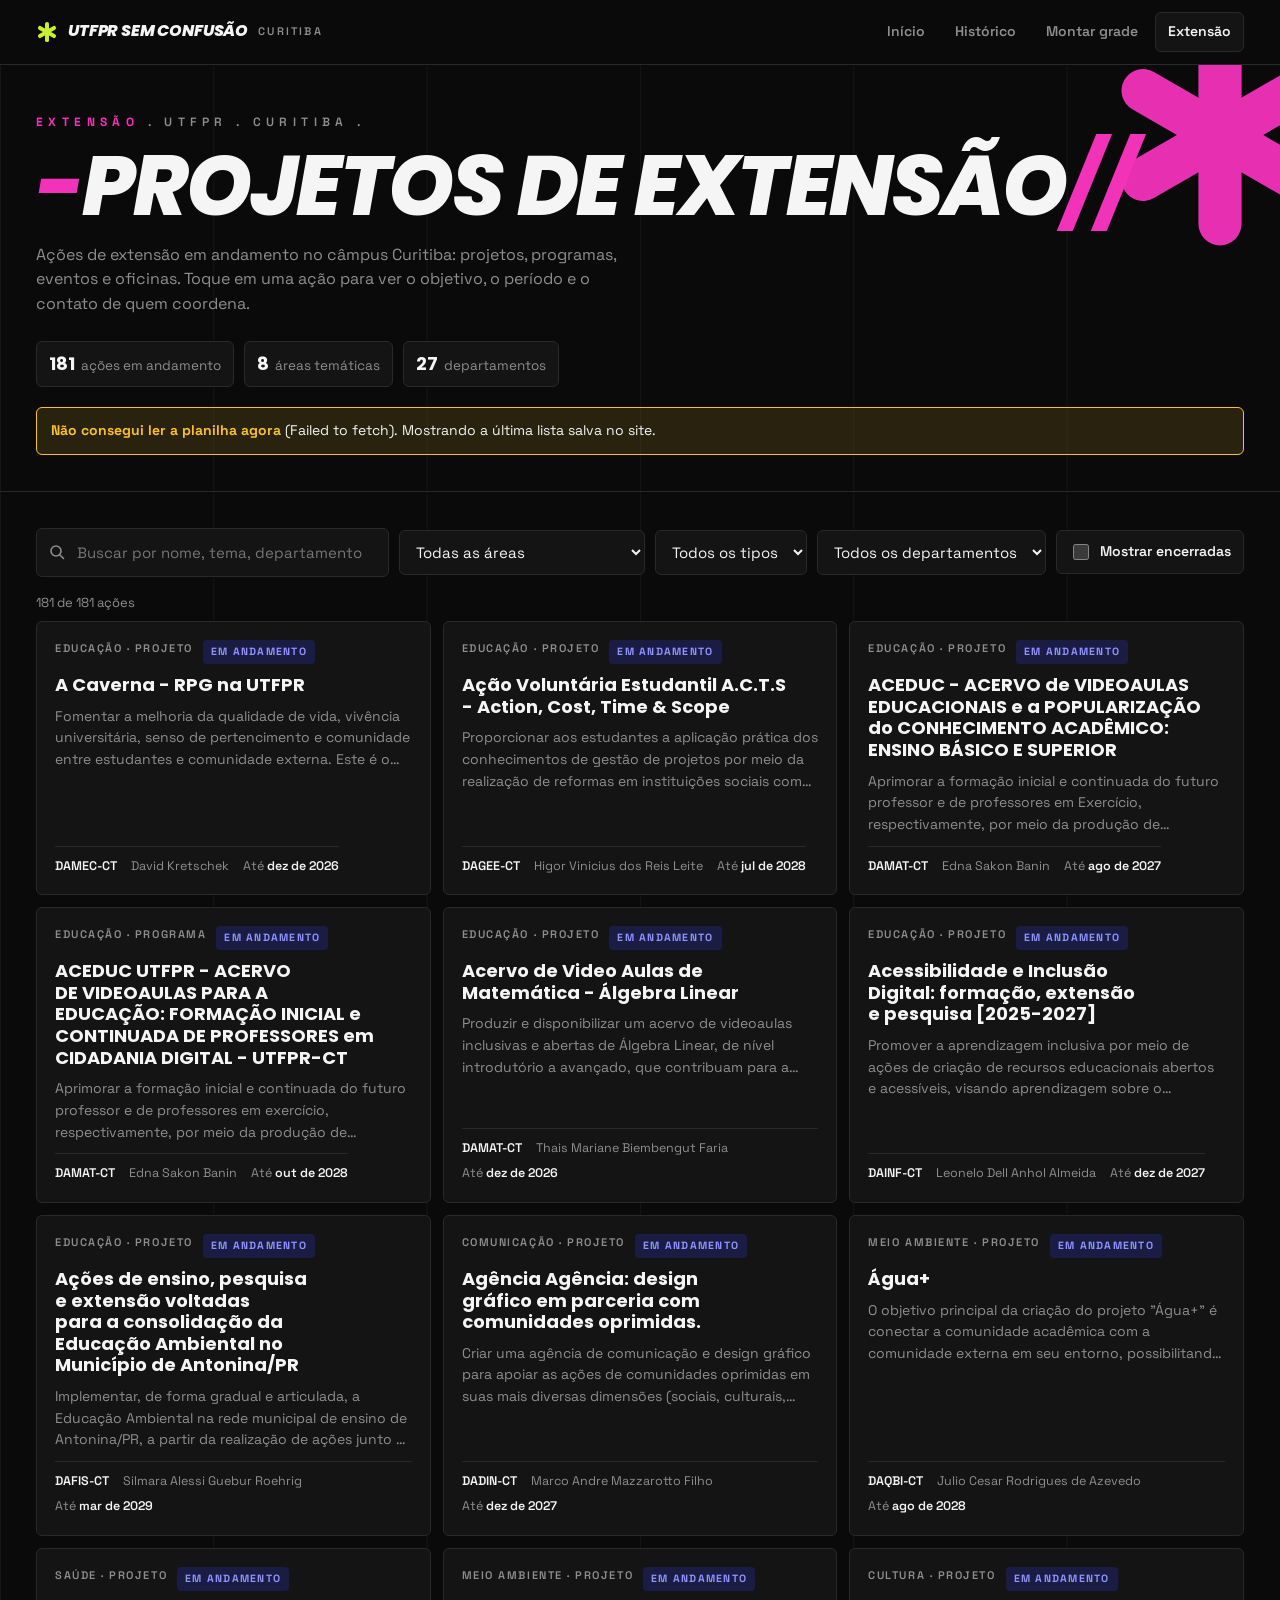
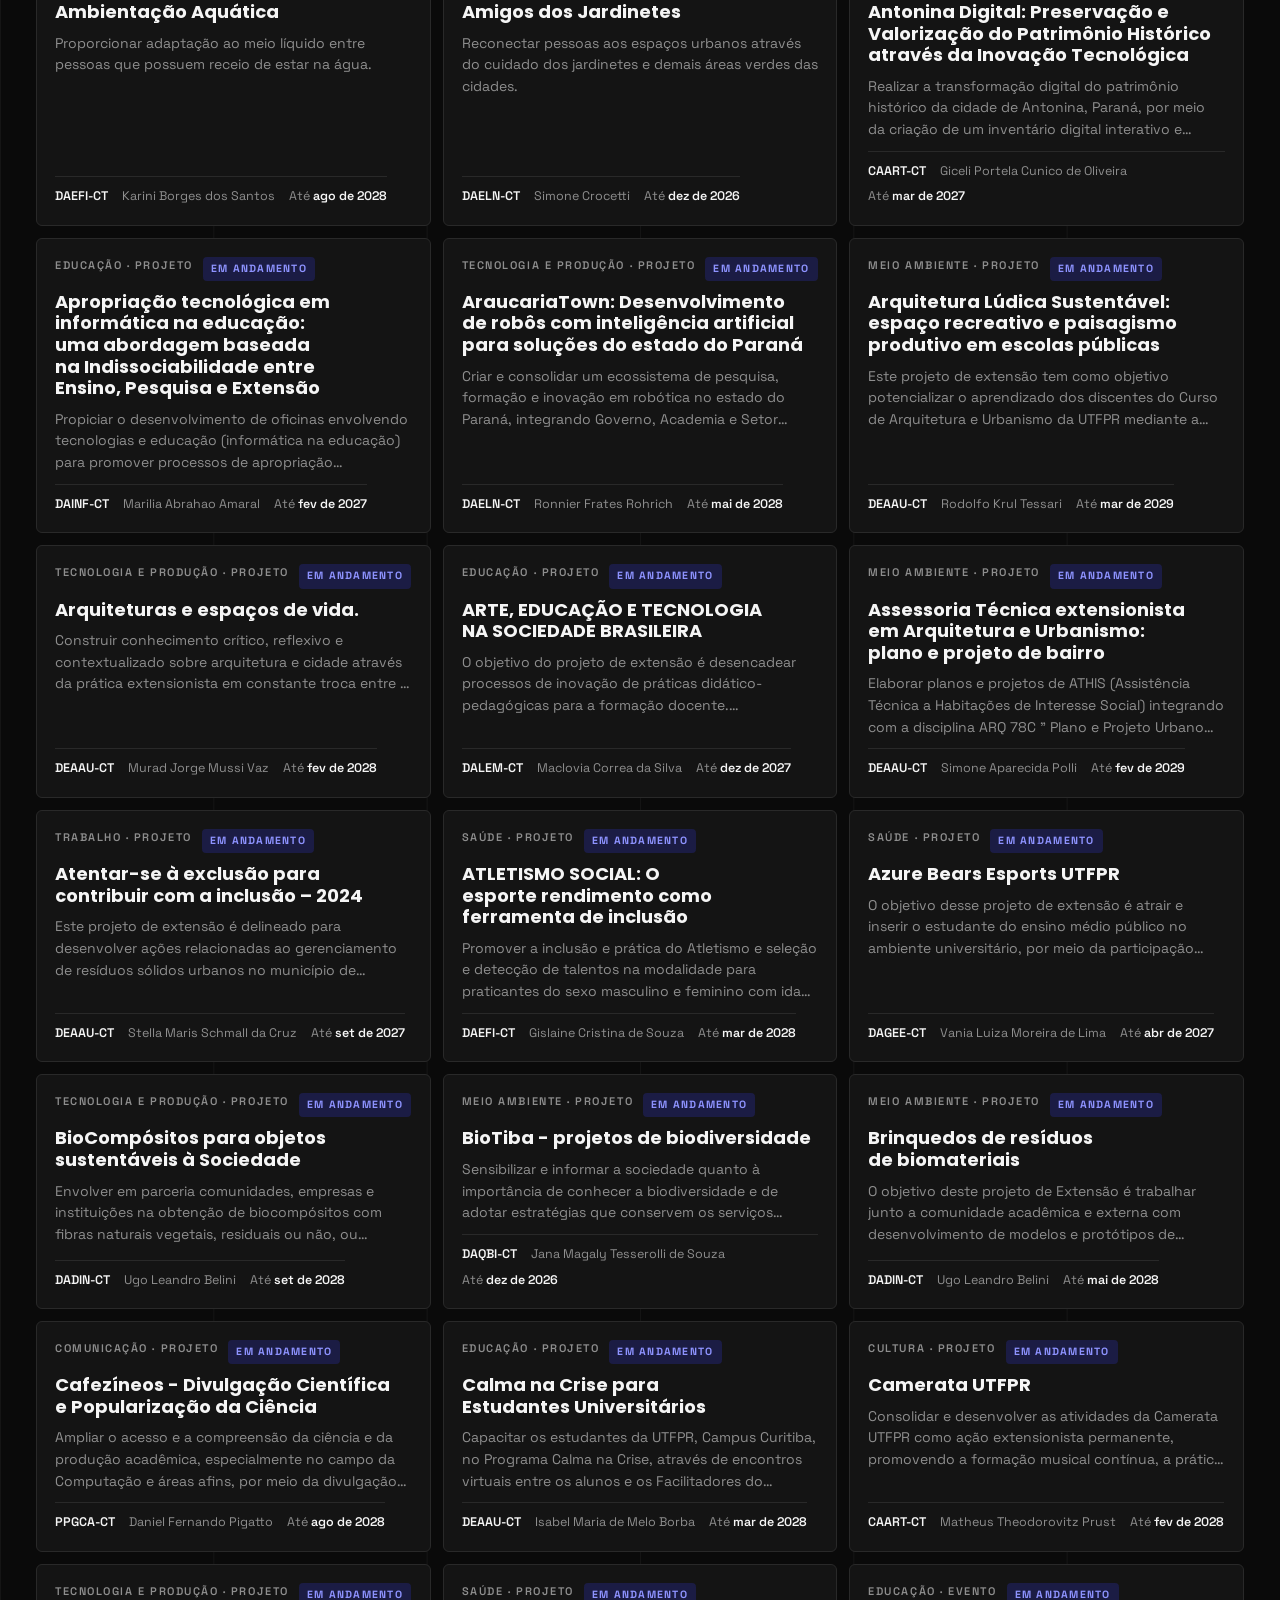
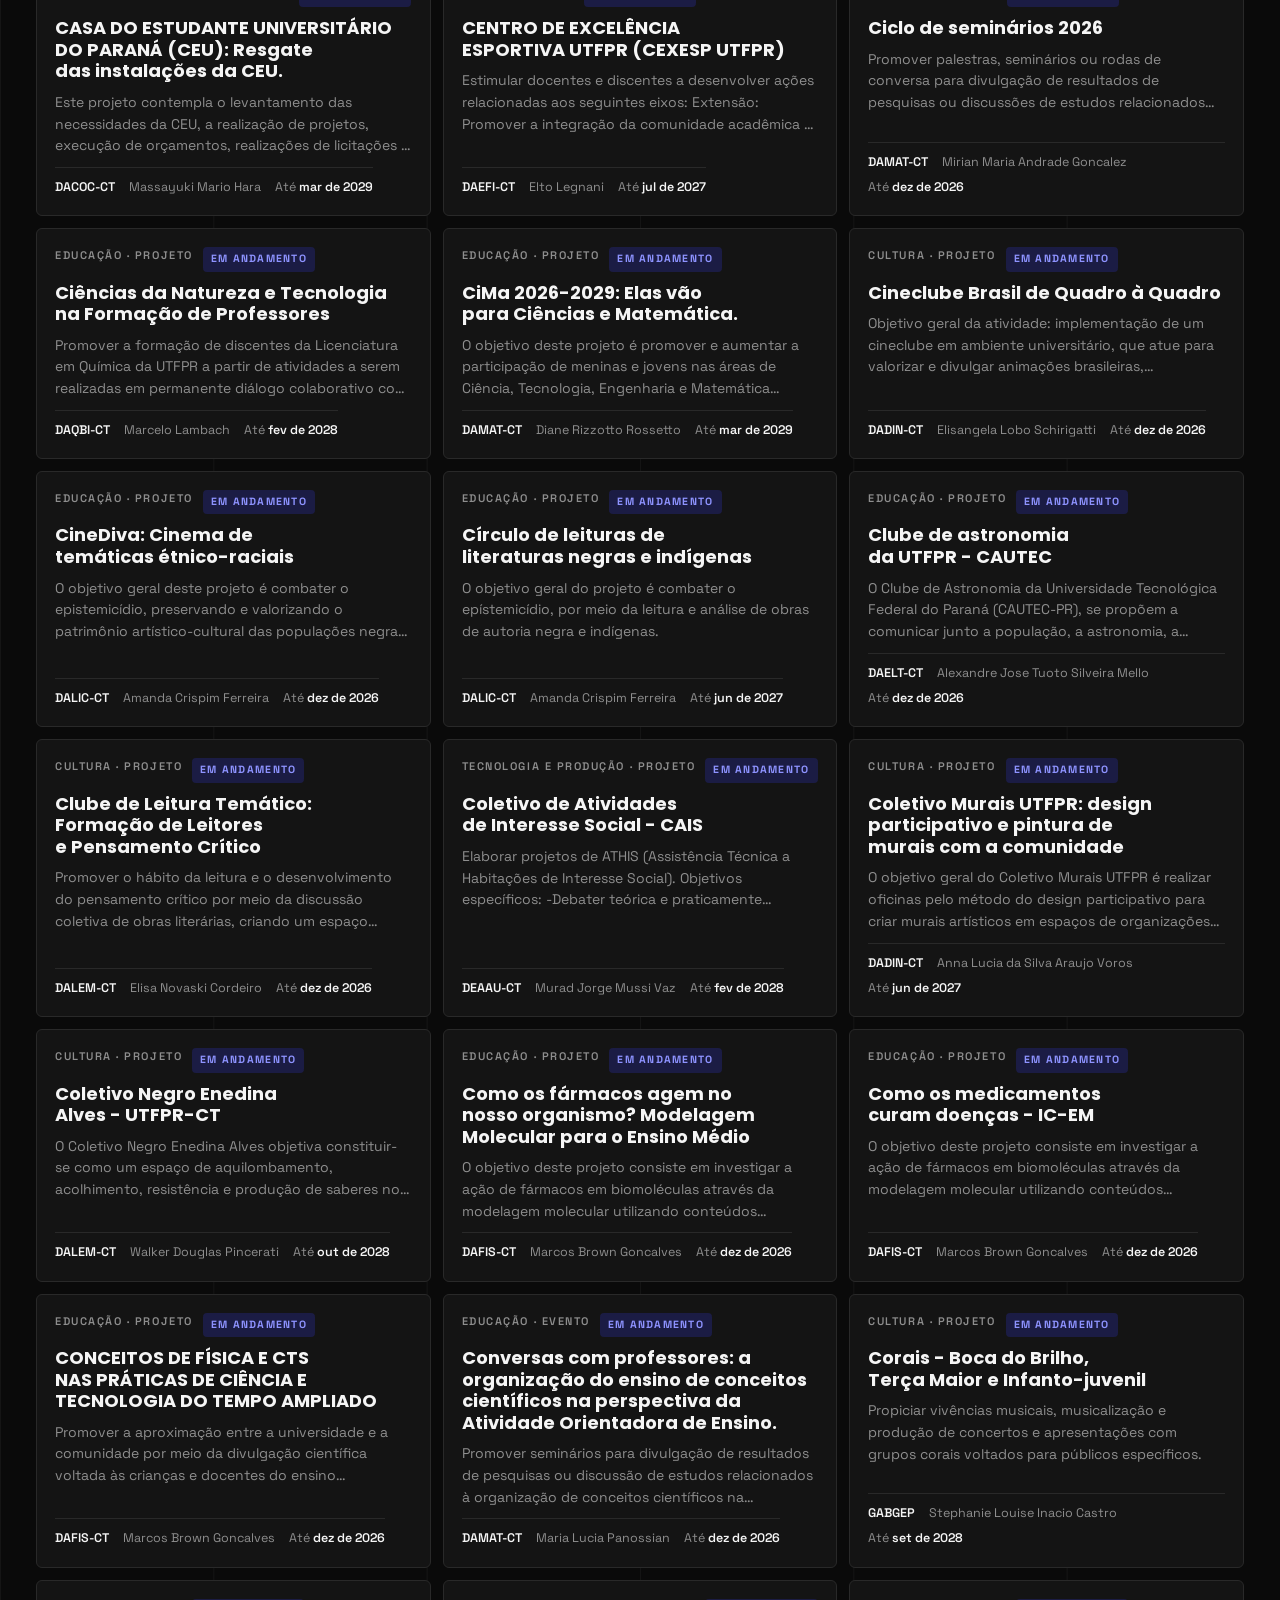
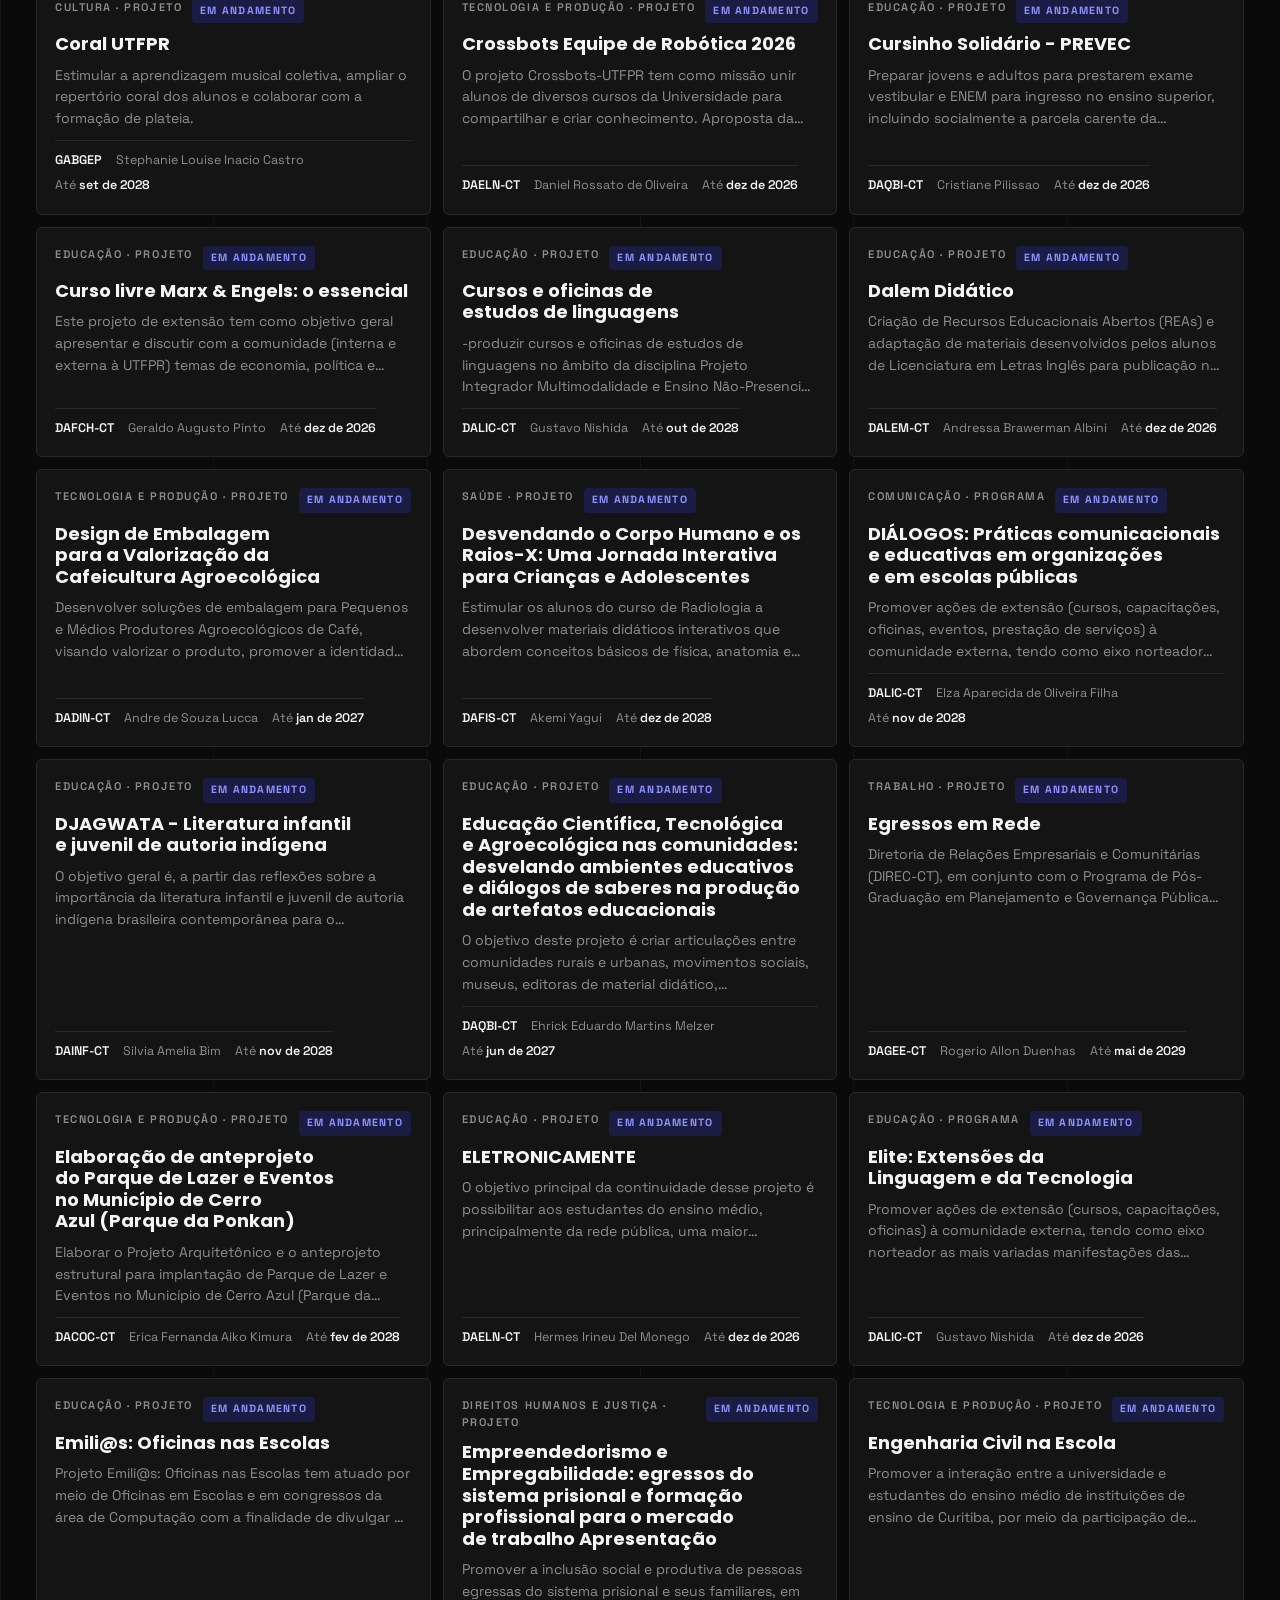
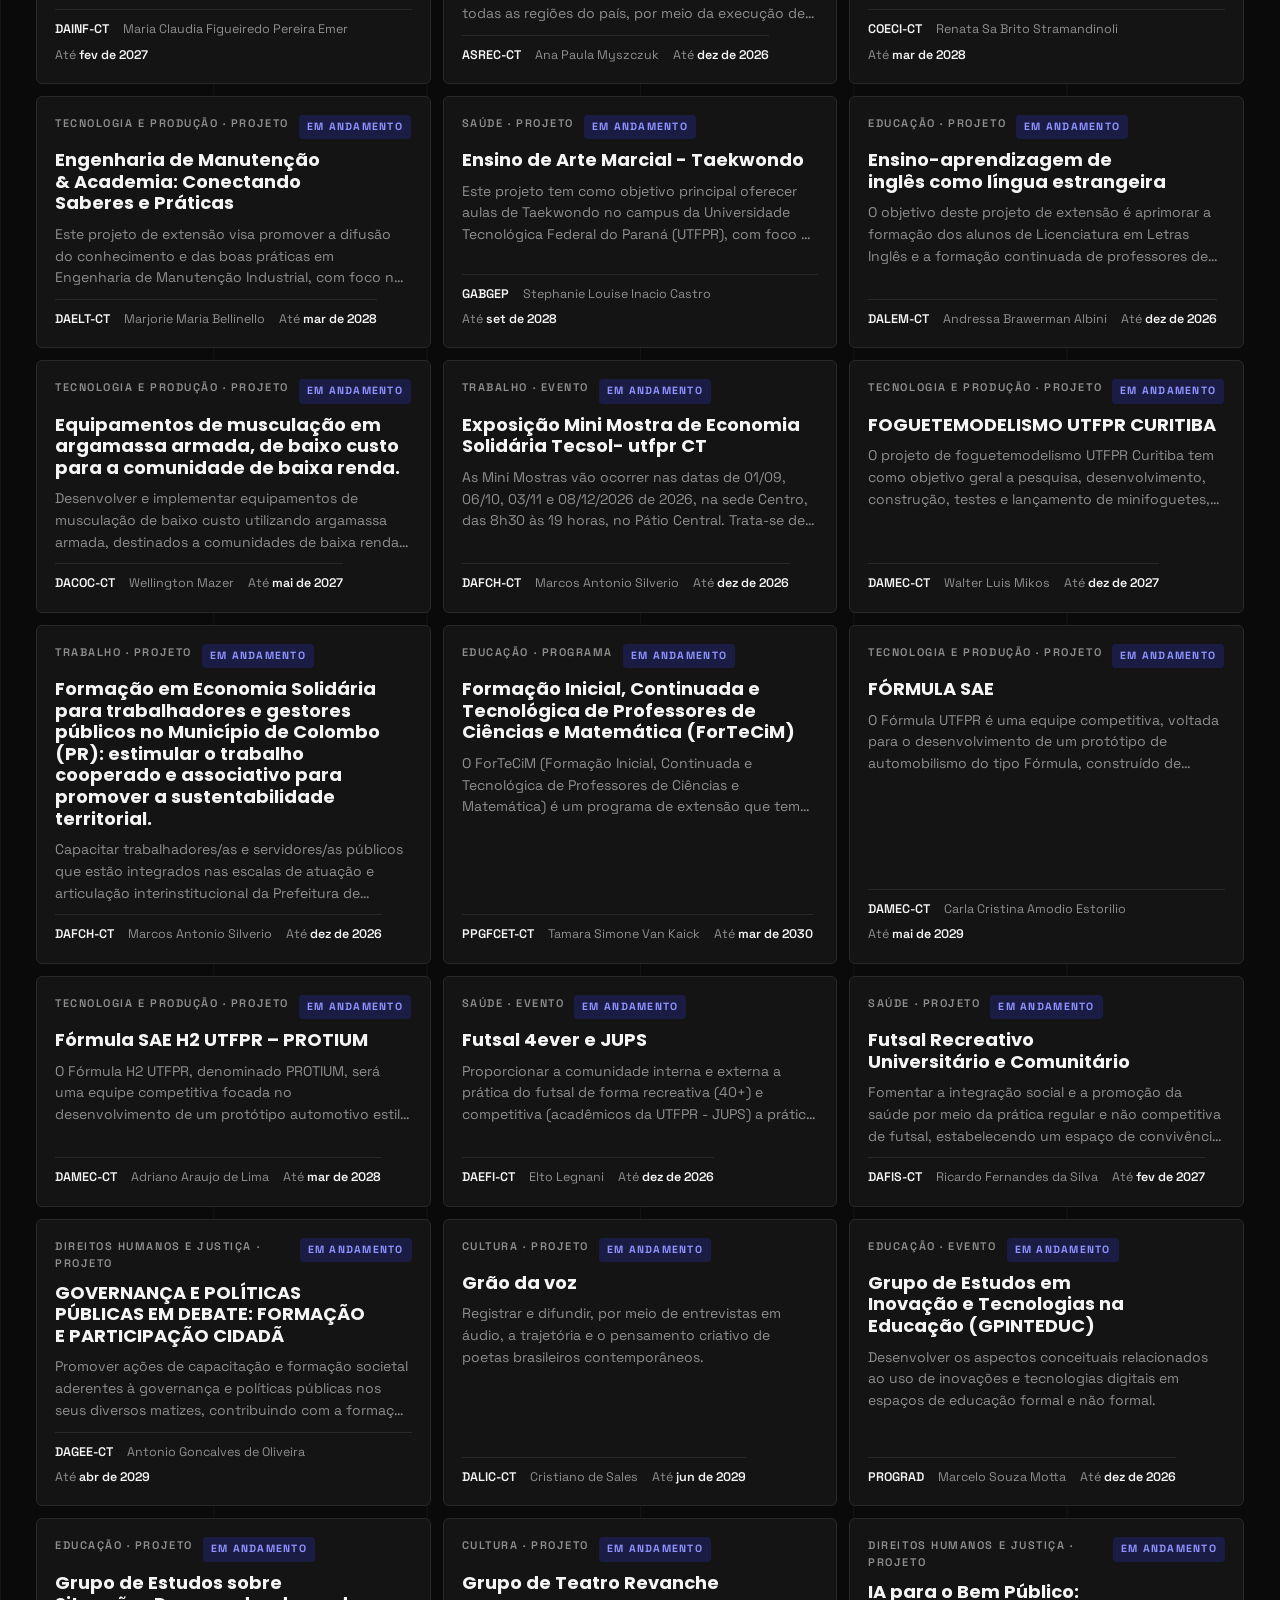
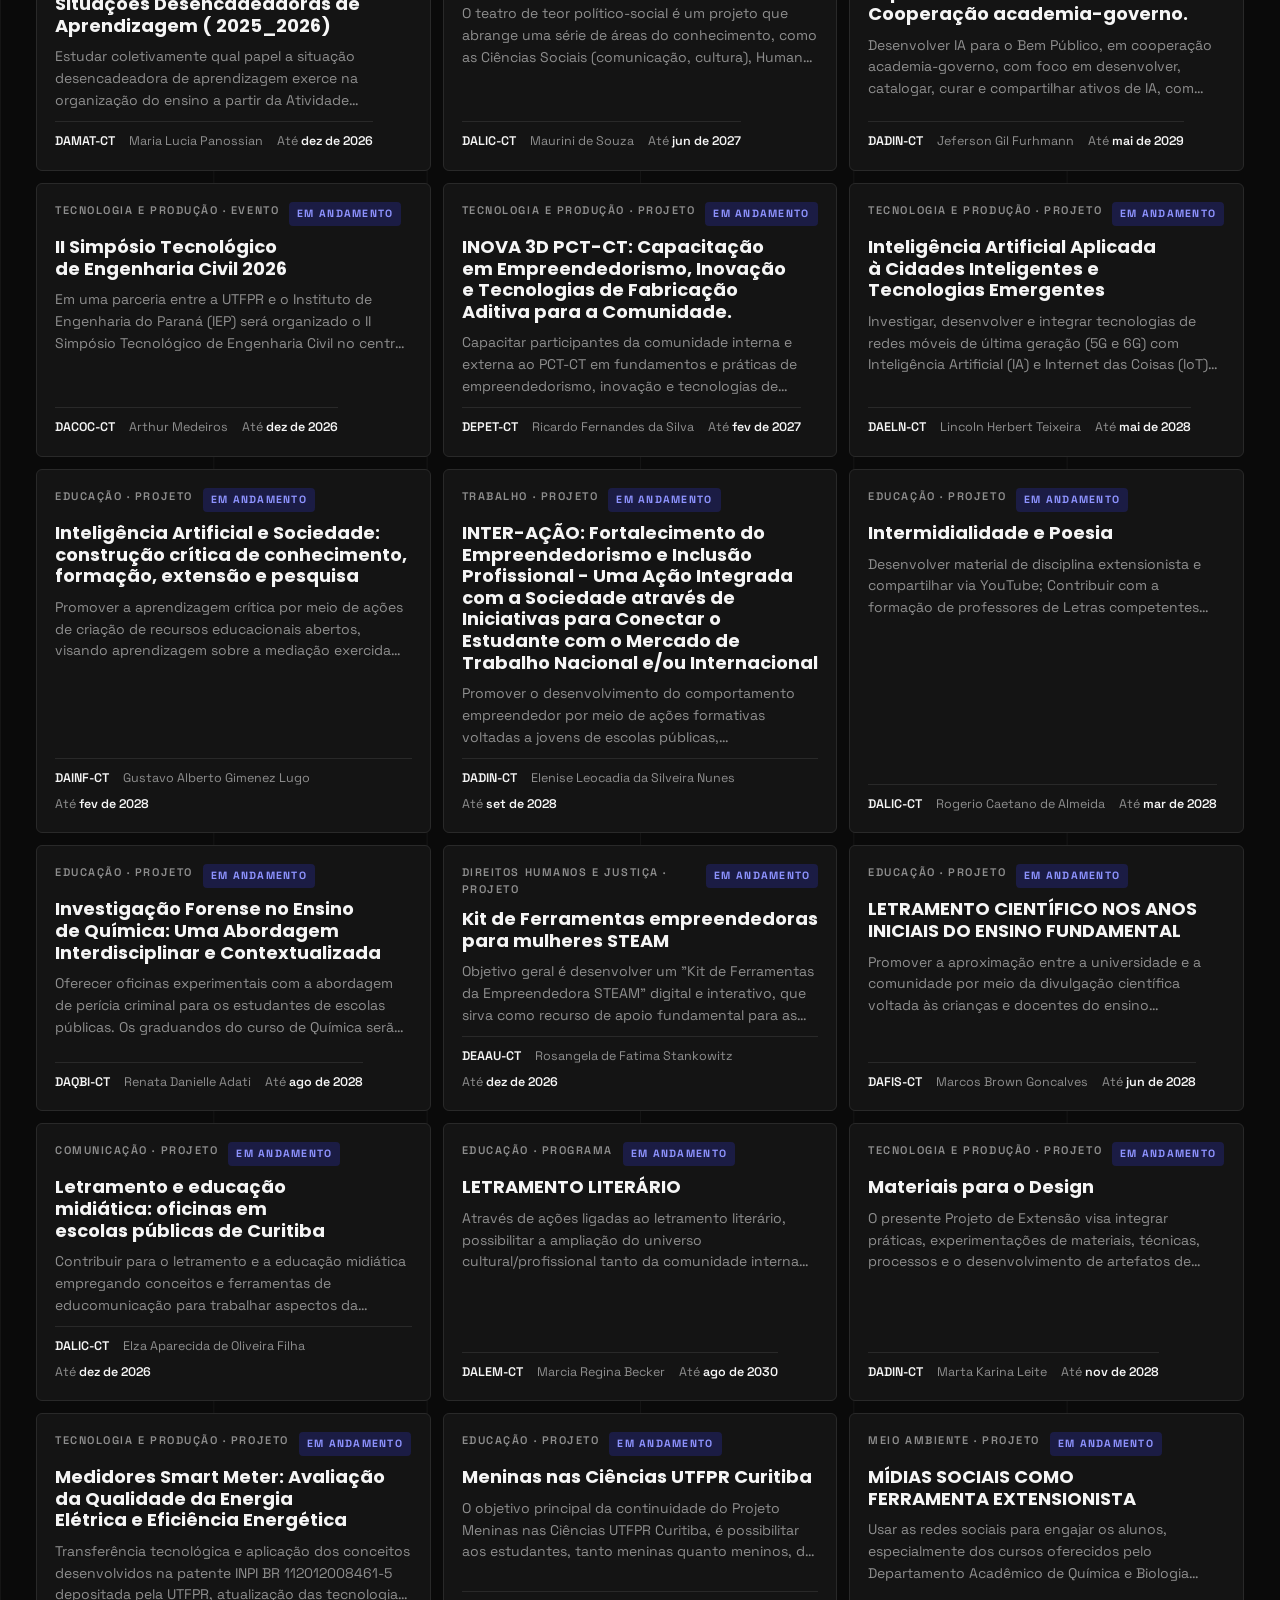
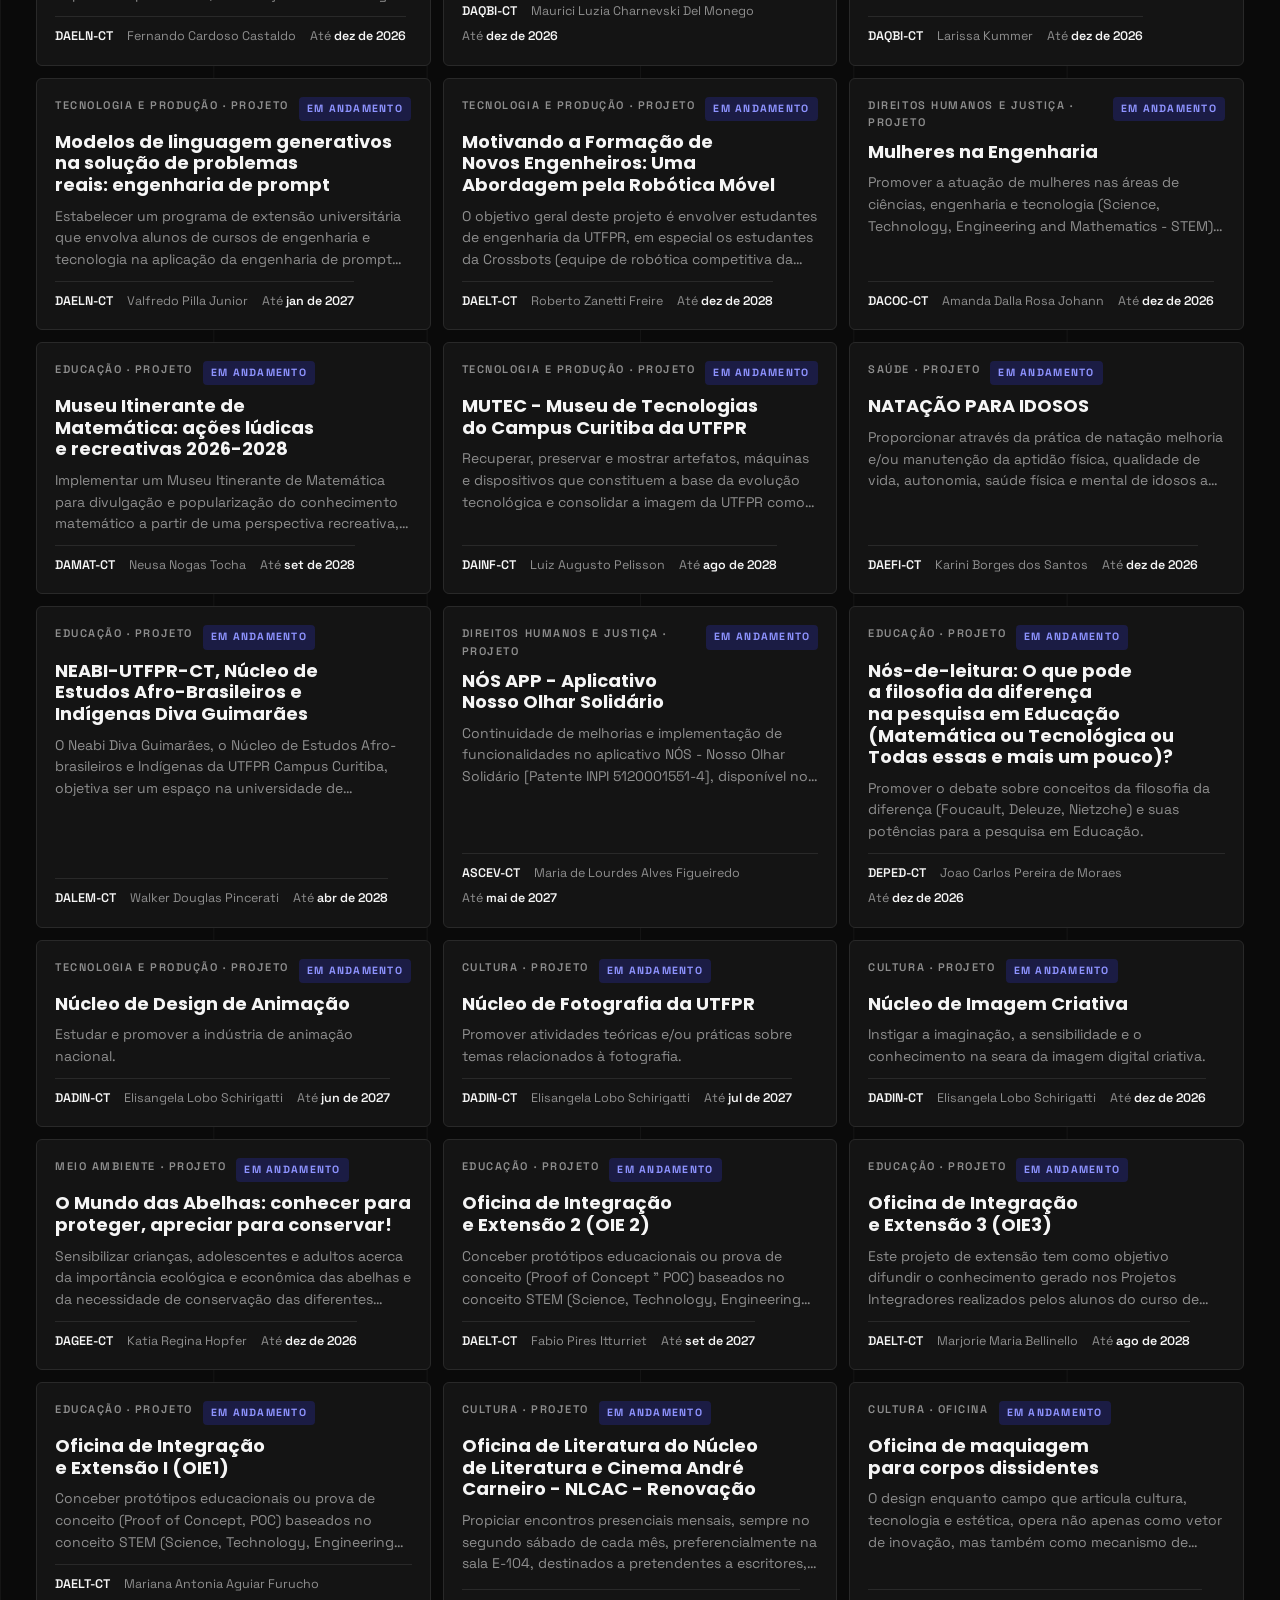
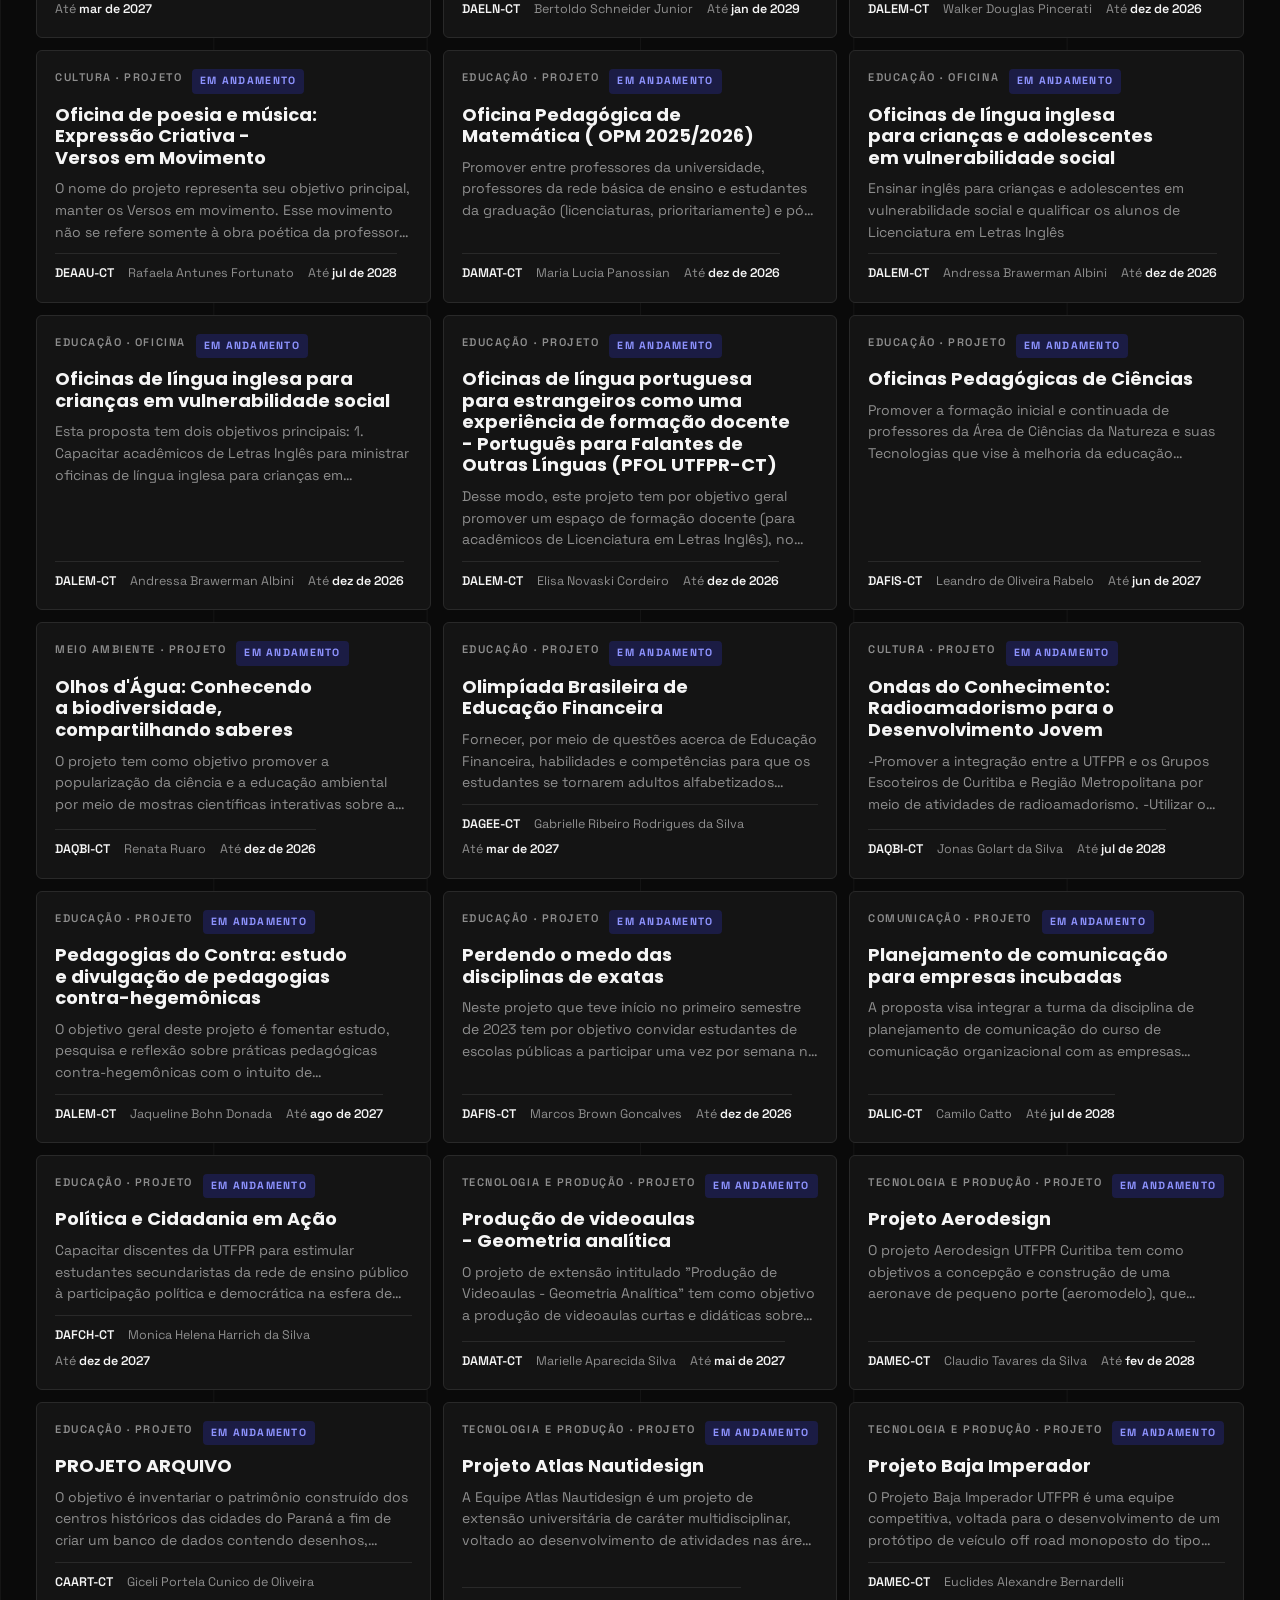
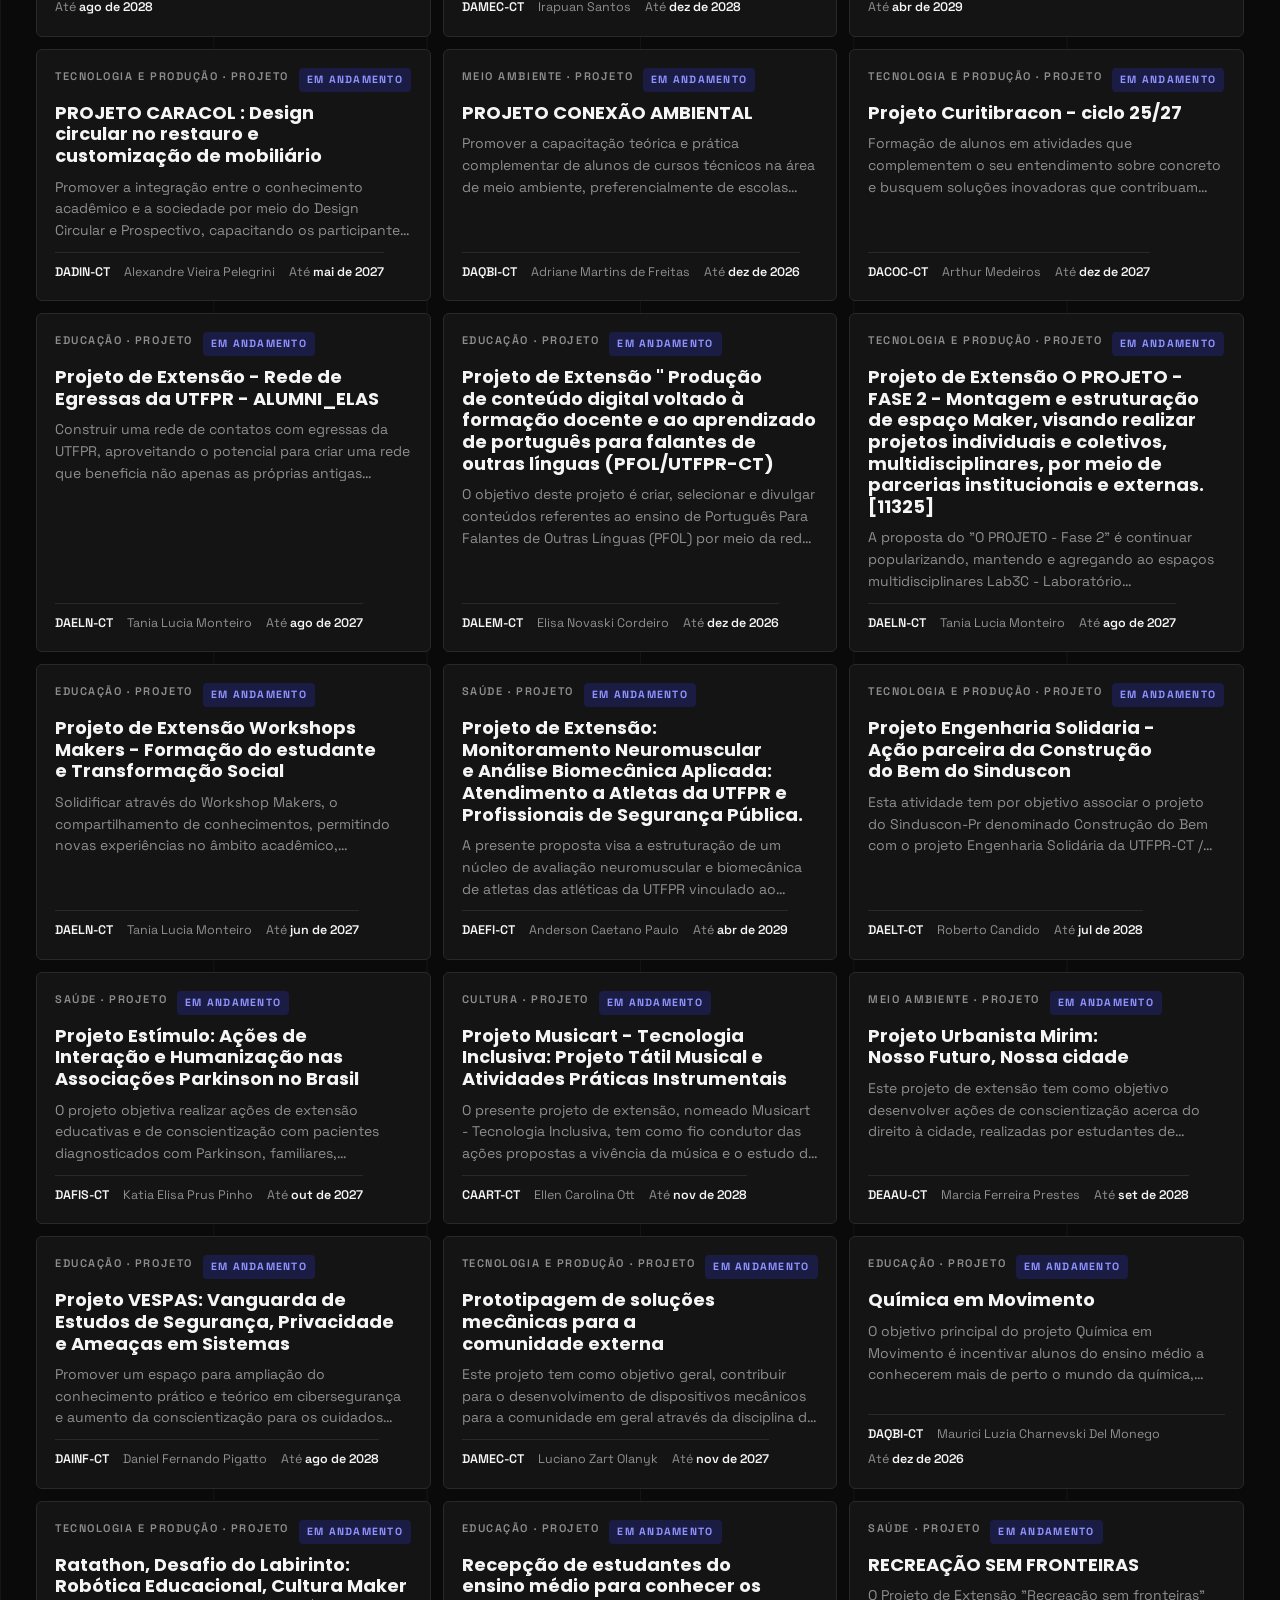
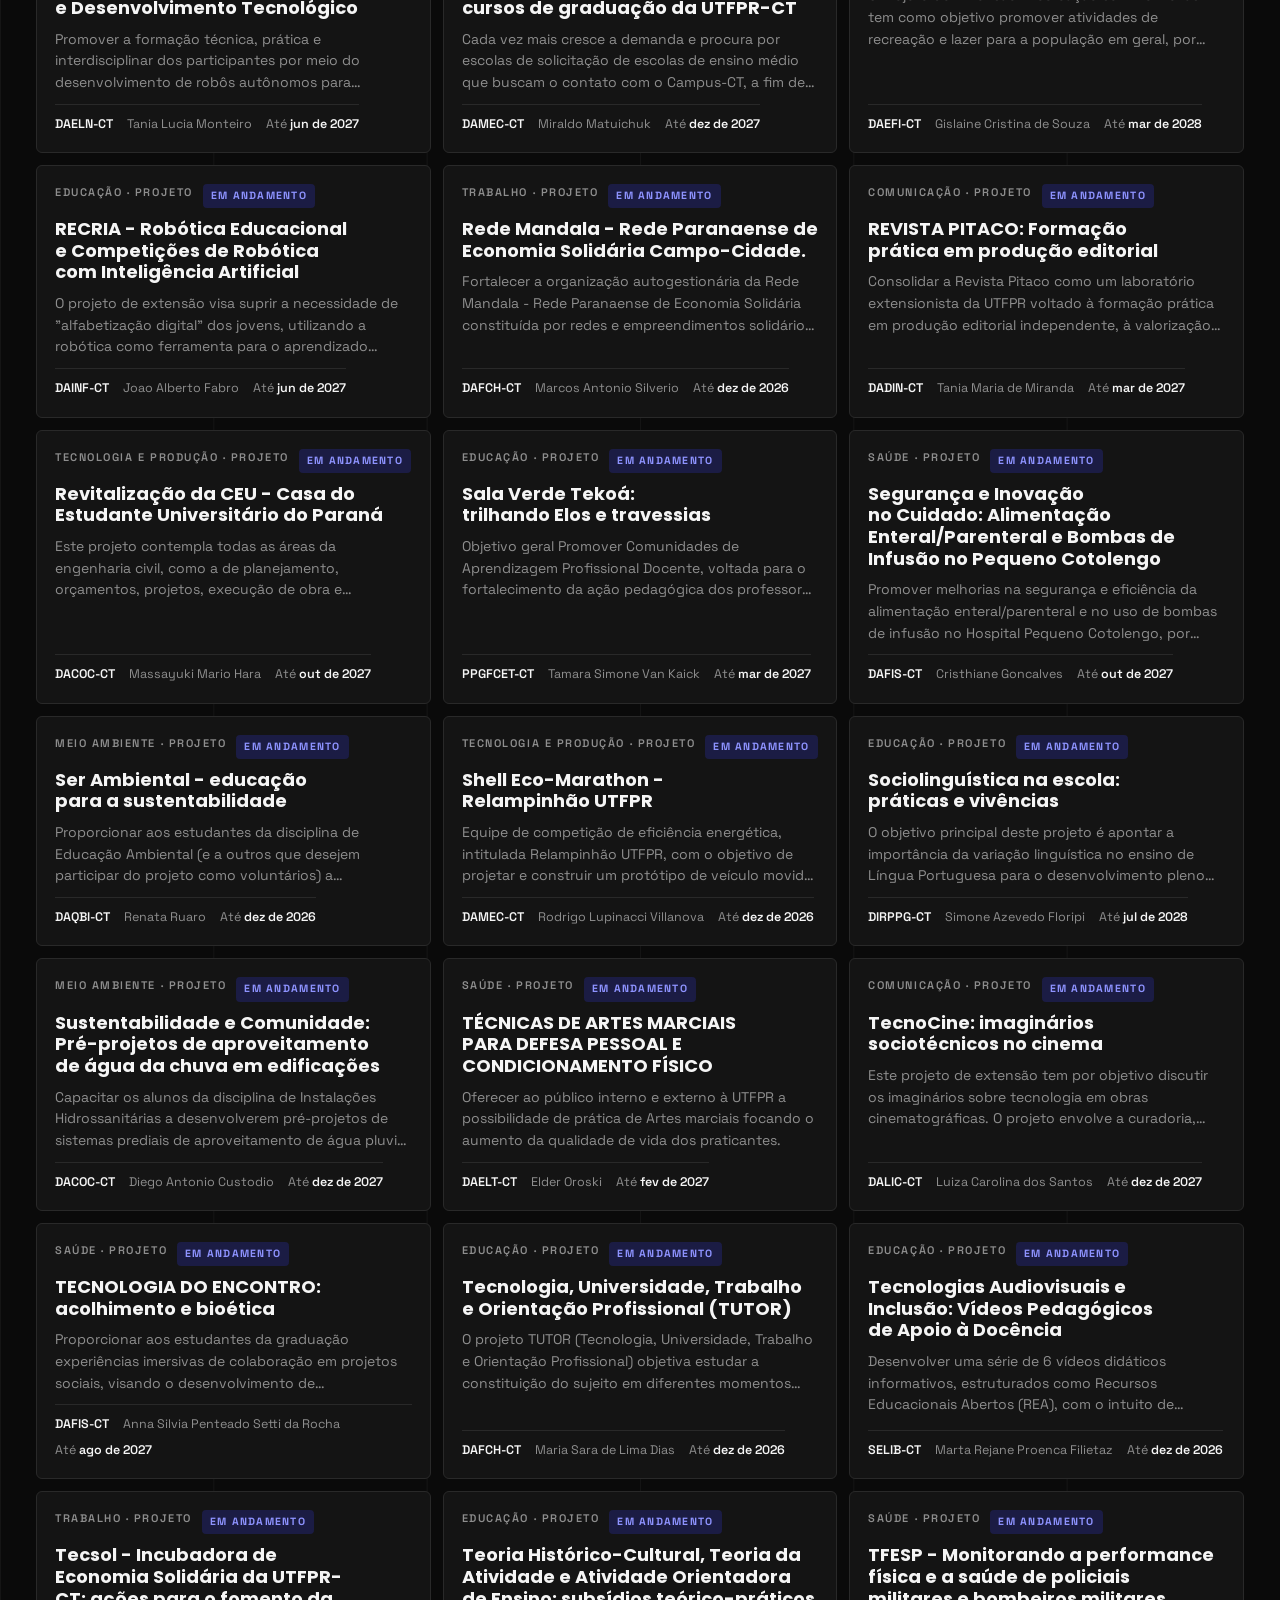
<file: extensao/index.html>
<!doctype html>
<html lang="pt-BR">
<head>
<meta charset="utf-8">
<meta name="viewport" content="width=device-width, initial-scale=1, viewport-fit=cover">
<title>Projetos de extensão · UTFPR sem confusão</title>
<meta name="description" content="Projetos de extensão ativos na UTFPR Curitiba, com inscrições, carga horária e contato.">
<meta name="theme-color" content="#0A0A0A">
<link rel="icon" href="data:image/svg+xml,%3Csvg xmlns='http://www.w3.org/2000/svg' viewBox='0 0 100 100'%3E%3Crect width='100' height='100' rx='18' fill='%230A0A0A'/%3E%3Cg fill='%23C9F22C'%3E%3Crect x='42' y='14' width='16' height='72' rx='8'/%3E%3Crect x='42' y='14' width='16' height='72' rx='8' transform='rotate(60 50 50)'/%3E%3Crect x='42' y='14' width='16' height='72' rx='8' transform='rotate(120 50 50)'/%3E%3C/g%3E%3C/svg%3E">
<link rel="preconnect" href="https://fonts.googleapis.com">
<link rel="preconnect" href="https://fonts.gstatic.com" crossorigin>
<link rel="stylesheet" href="https://fonts.googleapis.com/css2?family=Poppins:ital,wght@0,600;0,700;0,800;1,700;1,800&family=Space+Grotesk:wght@400;500;600;700&family=Space+Mono:wght@400;700&display=swap">
<link rel="stylesheet" href="/assets/site.css">
</head>
<body>
<nav class="topnav" aria-label="Site"><div class="wrap in">
  <a class="brand" href="/"><svg viewBox="0 0 100 100" aria-hidden="true"><g fill="currentColor"><rect x="41" y="4" width="18" height="92" rx="9"/><rect x="41" y="4" width="18" height="92" rx="9" transform="rotate(60 50 50)"/><rect x="41" y="4" width="18" height="92" rx="9" transform="rotate(120 50 50)"/></g></svg><span>UTFPR sem confusão</span><small>Curitiba</small></a>
  <div class="navlinks"><a href="/">Início</a><a href="/historico/">Histórico</a><a href="/grade/">Montar grade</a><a href="/extensao/" aria-current="page">Extensão</a></div>
</div></nav>
<style>
.ext-hero{position:relative;overflow:hidden;border-bottom:1px solid var(--line)}
.ext-hero .wrap{padding-block:48px 36px;position:relative}
.ext-hero h1{font-family:var(--f-disp);font-style:italic;font-weight:800;text-transform:uppercase;font-size:clamp(36px,7vw,84px);letter-spacing:-.03em;line-height:.92;margin-top:16px}
.ext-hero h1 .sl{color:var(--pink)}
.ext-hero .lead{color:var(--muted);max-width:60ch;margin-top:18px;font-size:16px}
.ext-hero .asterisk{color:var(--pink);right:-60px;top:-50px;width:240px;height:240px}
.ext-stats{display:flex;flex-wrap:wrap;gap:10px;margin-top:24px}
.ext-stats span{border:1px solid var(--line);border-radius:6px;padding:8px 12px;font-size:13.5px;color:var(--muted);background:var(--surface)}
.ext-stats b{color:var(--ink);font-family:var(--f-disp);font-size:18px;margin-right:6px}
.need{margin-top:20px;display:flex;gap:14px;align-items:center;flex-wrap:wrap;border:1px solid var(--pink);background:var(--bad-bg);border-radius:6px;padding:14px 16px;font-size:14px}
.need .k{font-family:var(--f-disp);font-style:italic;font-weight:800;font-size:26px;color:var(--pink);line-height:1}
.need p{flex:1;min-width:220px}
.notice{margin-top:20px;border:1px solid var(--yellow);background:var(--warn-bg);border-radius:6px;padding:12px 14px;font-size:14px}
.notice b{color:var(--yellow)}
.ext-tools{display:flex;flex-wrap:wrap;gap:10px;align-items:center;margin:28px 0 16px}
.toggle{display:inline-flex;align-items:center;gap:8px;font-size:14px;font-weight:600;cursor:pointer;user-select:none;border:1px solid var(--line);border-radius:6px;padding:10px 12px;background:var(--surface)}
.toggle input{accent-color:var(--lime);width:16px;height:16px}
.cards{display:grid;grid-template-columns:repeat(auto-fill,minmax(min(100%,320px),1fr));gap:12px}
.pj{display:flex;flex-direction:column;gap:10px;text-align:left;width:100%;padding:18px;border-radius:6px;border:1px solid var(--line);background:var(--surface);cursor:pointer;transition:transform .14s ease,border-color .14s ease;color:var(--ink)}
.pj:hover{transform:translateY(-2px);border-color:var(--ink)}
.pj .top{display:flex;justify-content:space-between;gap:10px;align-items:flex-start}
.pj .area{font-size:11px;letter-spacing:.14em;text-transform:uppercase;color:var(--muted);font-weight:600}
.pj h3{font-family:var(--f-disp);font-weight:700;font-size:18px;line-height:1.2}
.pj p.res{color:var(--muted);font-size:14px;display:-webkit-box;-webkit-line-clamp:3;-webkit-box-orient:vertical;overflow:hidden}
.pj .meta{display:flex;flex-wrap:wrap;gap:6px 14px;font-size:12.5px;color:var(--muted);margin-top:auto;padding-top:10px;border-top:1px solid var(--line)}
.pj .meta b{color:var(--ink);font-weight:600}
.st-open{background:var(--lime);color:var(--on)} .st-soon{background:var(--yellow);color:var(--on)} .st-closed{background:#2C2C2C;color:var(--muted)} .st-run{background:var(--info-bg);color:var(--info)} .st-ended{background:#2C2C2C;color:var(--muted)}
.notice.src{border-color:var(--line);background:var(--surface);color:var(--muted)}
.notice.src b{color:var(--ink)}
.stag{font-size:10.5px;font-weight:700;letter-spacing:.12em;text-transform:uppercase;padding:4px 8px;border-radius:4px;white-space:nowrap}
.dl{display:grid;grid-template-columns:minmax(0,1fr);gap:0;margin:0;border:1px solid var(--line);border-radius:6px;overflow:hidden}
.dl div{display:grid;grid-template-columns:140px minmax(0,1fr);gap:12px;padding:10px 12px;border-top:1px solid var(--line);background:var(--bg)}
.dl div:first-child{border-top:0}
.dl dt{font-size:11px;letter-spacing:.12em;text-transform:uppercase;color:var(--muted);font-weight:600;padding-top:2px}
.dl dd{margin:0;font-size:14px;overflow-wrap:anywhere}
.dl dd a{color:var(--lime)}
.copy{background:none;border:1px solid var(--line);border-radius:4px;color:var(--muted);font-size:11px;padding:2px 6px;margin-left:6px;cursor:pointer}
.dlead{color:var(--ink);font-size:15px;line-height:1.6}
.dbtns{display:flex;flex-wrap:wrap;gap:8px}
@media (max-width:620px){.dl div{grid-template-columns:minmax(0,1fr);gap:2px}}
</style>

<header class="ext-hero">
  <svg class="asterisk" viewBox="0 0 100 100" aria-hidden="true"><g fill="currentColor"><rect x="41" y="4" width="18" height="92" rx="9"/><rect x="41" y="4" width="18" height="92" rx="9" transform="rotate(60 50 50)"/><rect x="41" y="4" width="18" height="92" rx="9" transform="rotate(120 50 50)"/></g></svg>
  <div class="wrap">
    <p class="eyebrow"><b style="color:var(--pink)">Extensão</b> . UTFPR . Curitiba .</p>
    <h1><span class="sl">-</span>Projetos de extensão<span class="sl">//</span></h1>
    <p class="lead">Ações de extensão em andamento no câmpus Curitiba: projetos, programas, eventos e oficinas. Toque em uma ação para ver o objetivo, o período e o contato de quem coordena.</p>
    <div class="ext-stats" id="stats"></div>
    <div id="need" hidden></div>
    <div id="notice" hidden></div>
  </div>
</header>

<main class="wrap" style="padding-block:8px 64px">
  <div class="ext-tools">
    <label class="search">
      <svg viewBox="0 0 16 16" aria-hidden="true"><circle cx="7" cy="7" r="5" fill="none" stroke="currentColor" stroke-width="1.6"/><path d="M11 11l3.5 3.5" stroke="currentColor" stroke-width="1.6" stroke-linecap="round"/></svg>
      <input id="q" type="search" placeholder="Buscar por nome, tema, departamento ou coordenador(a)" autocomplete="off" aria-label="Buscar projetos">
    </label>
    <select id="f-area" aria-label="Área"><option value="">Todas as áreas</option></select>
    <select id="f-tipo" aria-label="Tipo"><option value="">Todos os tipos</option></select>
    <select id="f-dep" aria-label="Departamento"><option value="">Todos os departamentos</option></select>
    <select id="f-mod" aria-label="Modalidade" hidden><option value="">Qualquer modalidade</option></select>
    <label class="toggle" id="t-open" hidden><input type="checkbox" id="f-open"> Só inscrições abertas</label>
    <label class="toggle"><input type="checkbox" id="f-ended"> Mostrar encerradas</label>
  </div>
  <div class="resultline"><span id="count"></span><button id="clear" type="button" hidden>Limpar filtros</button></div>
  <div class="cards" id="cards"></div>
  <div class="empty" id="empty" hidden>Nenhum projeto com esses filtros. Tente outra busca ou limpe os filtros.</div>
</main>

<div class="scrim" id="scrim" hidden></div>
<aside class="drawer" id="drawer" role="dialog" aria-modal="true" aria-labelledby="d-title" hidden>
  <div class="dh"><div class="t"><div class="code" id="d-area"></div><h2 id="d-title"></h2><div class="kind" id="d-dep"></div></div>
  <button class="xbtn" id="d-close" type="button" aria-label="Fechar detalhes"><svg viewBox="0 0 16 16" width="16" height="16"><path d="M4 4l8 8M12 4l-8 8" stroke="currentColor" stroke-width="1.8" stroke-linecap="round"/></svg></button></div>
  <div class="db" id="d-body"></div>
</aside>

<script src="/assets/config.js"></script>
<script>
(function(){
const $=s=>document.querySelector(s);
const esc=s=>String(s==null?'':s).replace(/[&<>"]/g,c=>({'&':'&amp;','<':'&lt;','>':'&gt;','"':'&quot;'}[c]));
const norm=s=>String(s||'').normalize('NFD').replace(/[̀-ͯ]/g,'').toLowerCase().trim();

/* CSV com aspas, vírgulas e quebras de linha dentro de campos */
function parseCSV(t){
  const rows=[];let row=[],f='',q=false;
  for(let i=0;i<t.length;i++){const c=t[i];
    if(q){if(c==='"'){if(t[i+1]==='"'){f+='"';i++;}else q=false;}else f+=c;}
    else if(c==='"')q=true;
    else if(c===','){row.push(f);f='';}
    else if(c==='\n'||c==='\r'){if(c==='\r'&&t[i+1]==='\n')i++;row.push(f);rows.push(row);row=[];f='';}
    else f+=c;}
  if(f!==''||row.length){row.push(f);rows.push(row);}
  return rows.filter(r=>r.some(x=>x.trim()!==''));
}
/* colunas reconhecidas pelo início do cabeçalho, sem acento */
const COLS=[['nome',/^(projeto|nome|titulo)/],['tipo',/^(tipo|modalidade da acao)/],['resumo',/^(resumo|descri|objetivo)/],['inicio',/^inicio/],['termino',/^(termino|fim)/],['area',/^(area|tema)/],['dep',/^(departamento|unidade|curso)/],['coord',/^coordena/],['contato',/^(contato|e-?mail)/],['ch',/^carga/],['vagas',/^vagas/],['insc',/^inscri(c|ç)(oes|ões)?$|^status|^inscricoes$/],['prazo',/^prazo/],['mod',/^modalidade/],['local',/^local/],['quando',/^(dias|horario)/],['publico',/^publico/],['link',/^link de inscri|^inscricao link|^formulario/],['site',/^(link do projeto|site|pagina|instagram)/],['atual',/^atualiza/]];
function toProjects(rows){
  const h=rows[0].map(norm);const idx={};
  COLS.forEach(([k,re])=>{const i=h.findIndex((x,j)=>re.test(x)&&!Object.values(idx).includes(j));if(i>=0)idx[k]=i;});
  return rows.slice(1).map(r=>{const o={};Object.entries(idx).forEach(([k,i])=>o[k]=(r[i]||'').trim());return o;}).filter(o=>o.nome);
}
const parseDate=s=>{const m=String(s||'').match(/(\d{1,2})\/(\d{1,2})\/(\d{2,4})/);if(!m)return null;const y=+m[3]<100?2000+ +m[3]:+m[3];return new Date(y,+m[2]-1,+m[1],23,59);};
function status(p){
  const v=norm(p.insc);const d=parseDate(p.prazo);const now=new Date();const fim=parseDate(p.termino);
  if(fim&&fim<now)return {k:'ended',l:'Encerrada'};
  if(/abert/.test(v)){if(d&&d<now)return {k:'closed',l:'Prazo encerrado'};return {k:'open',l:'Inscrições abertas'};}
  if(/breve|futur/.test(v))return {k:'soon',l:'Inscrições em breve'};
  if(/fluxo|continu|sempre/.test(v))return {k:'open',l:'Fluxo contínuo'};
  if(/fechad|encerrad/.test(v))return {k:'closed',l:'Inscrições fechadas'};
  return {k:'run',l:'Em andamento'};
}
const mmYY=s=>{const d=parseDate(s);return d?d.toLocaleDateString('pt-BR',{month:'short',year:'numeric'}).replace('.',''):'';};
const daysLeft=p=>{const d=parseDate(p.prazo);if(!d)return null;return Math.ceil((d-new Date())/864e5);};

let ALL=[],SRC_DEFAULT=false;
const DEFAULT_CSV='/extensao/acoes-extensao.csv';
async function loadData(){
  const cfg=(window.SC_CONFIG||{}).extensaoCsv;
  const tryLoad=async u=>{const r=await fetch(u,{cache:'no-store'});if(!r.ok)throw new Error('HTTP '+r.status);const t=await r.text();if(/^\s*</.test(t))throw new Error('a planilha não está publicada como CSV');return toProjects(parseCSV(t));};
  if(cfg){try{ALL=await tryLoad(cfg);return;}catch(e){showNotice('<b>Não consegui ler a planilha agora</b> ('+esc(e.message)+'). Mostrando a última lista salva no site.',false);}}
  try{ALL=await tryLoad(DEFAULT_CSV);SRC_DEFAULT=true;if(!cfg)showNotice('<b>Fonte:</b> relatório de ações de extensão em andamento do câmpus Curitiba, elaborado pelo DEPEX-CT com dados do Sistema de Extensão/SAP de 29/07/2026. Confirme inscrições e vagas com a coordenação de cada ação.',true);}
  catch(e){showNotice('<b>Não consegui carregar as ações de extensão</b> ('+esc(e.message)+'). Recarregue a página.',false);}
}
function showNotice(h,src){const n=$('#notice');n.innerHTML=h;n.className='notice'+(src?' src':'');n.hidden=false;}

function renderNeed(){
  let h=null;try{h=JSON.parse(localStorage.getItem('sc-historico')||'null');}catch(e){}
  if(!h||!h.ext)return;const falta=Math.max(0,h.ext.total-h.ext.done);
  const el=$('#need');el.className='need';el.hidden=false;
  el.innerHTML=falta?`<span class="k">${falta} h</span><p>É quanto falta de <b>carga extensionista</b> no seu último histórico (${h.ext.done} de ${h.ext.total} h registradas). Se você já cumpriu e só falta o registro, marque isso na página do Histórico.</p><a class="btn ghost sm" href="/historico/">Abrir histórico</a>`:`<span class="k" style="color:var(--lime)">OK</span><p>A carga extensionista já aparece cumprida no seu último histórico.</p>`;
  if(!falta)el.style.borderColor='var(--lime)',el.style.background='var(--accent-soft)';
}
function fillFilters(){
  const opt=(sel,vals)=>{const v=[...new Set(vals.filter(Boolean))].sort((a,b)=>a.localeCompare(b,'pt'));$(sel).innerHTML=$(sel).options[0].outerHTML+v.map(x=>`<option>${esc(x)}</option>`).join('');return v.length;};
  opt('#f-area',ALL.map(p=>p.area));opt('#f-tipo',ALL.map(p=>p.tipo));opt('#f-dep',ALL.map(p=>p.dep));
  if(opt('#f-mod',ALL.map(p=>p.mod)))$('#f-mod').hidden=false;
  const live=ALL.filter(p=>status(p).k!=='ended');
  const open=live.filter(p=>status(p).k==='open').length;if(open)$('#t-open').hidden=false;
  const areas=new Set(live.map(p=>p.area).filter(Boolean)).size,deps=new Set(live.map(p=>p.dep).filter(Boolean)).size;
  $('#stats').innerHTML=`<span><b>${live.length}</b>${live.length===1?'ação em andamento':'ações em andamento'}</span><span><b>${areas}</b>áreas temáticas</span><span><b>${deps}</b>departamentos</span>${open?`<span><b>${open}</b>com inscrições abertas</span>`:''}`;
}
function render(){
  const q=norm($('#q').value),a=$('#f-area').value,t=$('#f-tipo').value,dp=$('#f-dep').value,m=$('#f-mod').value,o=$('#f-open').checked,en=$('#f-ended').checked;
  const ord={open:0,soon:1,run:2,closed:3,ended:4};
  const list=ALL.filter(p=>{const k=status(p).k;return (en||k!=='ended')&&(!a||p.area===a)&&(!t||p.tipo===t)&&(!dp||p.dep===dp)&&(!m||p.mod===m)&&(!o||k==='open')&&(!q||norm([p.nome,p.resumo,p.area,p.dep,p.coord,p.tipo,p.publico].join(' ')).includes(q));})
    .sort((x,y)=>ord[status(x).k]-ord[status(y).k]||(daysLeft(x)??999)-(daysLeft(y)??999)||x.nome.localeCompare(y.nome,'pt'));
  $('#cards').innerHTML=list.map(p=>{const s=status(p);const dl=daysLeft(p);
    const prazo=s.k==='open'&&dl!=null&&dl>=0?`<span>Inscrições até <b>${esc(p.prazo)}</b>${dl<=7?` · ${dl===0?'último dia':dl+(dl===1?' dia':' dias')}`:''}</span>`:'';
    const ate=p.termino?`<span>${s.k==='ended'?'Terminou em':'Até'} <b>${esc(mmYY(p.termino))}</b></span>`:'';
    return `<button class="pj" type="button" data-i="${ALL.indexOf(p)}"><div class="top"><span class="area">${esc(p.area||'Extensão')}${p.tipo?' · '+esc(p.tipo):''}</span><span class="stag st-${s.k}">${esc(s.l)}</span></div><h3>${esc(p.nome)}</h3>${p.resumo?`<p class="res">${esc(p.resumo)}</p>`:''}<div class="meta">${p.dep?`<span><b>${esc(p.dep)}</b></span>`:''}${p.coord?`<span>${esc(p.coord)}</span>`:''}${ate}${p.ch?`<span><b>${esc(p.ch)} h</b> extensionistas</span>`:''}${p.vagas?`<span><b>${esc(p.vagas)}</b> vagas</span>`:''}${prazo}</div></button>`;}).join('');
  $('#empty').hidden=list.length>0;
  const tot=en?ALL.length:ALL.filter(p=>status(p).k!=='ended').length;
  $('#count').textContent=`${list.length} de ${tot} ${tot===1?'ação':'ações'}`;
  $('#clear').hidden=!(q||a||t||dp||m||o);
}
let lastFocus=null;
function open(i,trigger){
  const p=ALL[i];if(!p)return;lastFocus=trigger;const s=status(p);
  $('#d-area').textContent=(p.area||'Extensão')+(p.tipo?' · '+p.tipo:'');$('#d-title').textContent=p.nome;$('#d-dep').textContent=p.dep||'';
  const row=(t,v,html)=>v?`<div><dt>${t}</dt><dd>${html||esc(v)}</dd></div>`:'';
  const isMail=v=>/^[^\s@]+@[^\s@]+\.[^\s@]+$/.test(v);
  const linkOut=v=>/^https?:\/\//i.test(v)?`<a href="${esc(v)}" target="_blank" rel="noopener">${esc(v.replace(/^https?:\/\//,''))}</a>`:esc(v);
  let h=`<div class="dbtns"><span class="stag st-${s.k}">${esc(s.l)}</span>${p.tipo?`<span class="stag st-closed">${esc(p.tipo)}</span>`:''}</div>`;
  if(p.resumo)h+=`<p class="dlead">${esc(p.resumo)}</p>`;
  h+=`<dl class="dl">${row('Período',p.inicio||p.termino,esc([p.inicio,p.termino].filter(Boolean).join(' a ')))}${row('Departamento',p.dep)}${row('Carga horária',p.ch,esc(p.ch)+' h extensionistas')}${row('Vagas',p.vagas)}${row('Prazo',p.prazo)}${row('Modalidade',p.mod)}${row('Local',p.local)}${row('Dias e horários',p.quando)}${row('Público',p.publico)}${row('Coordenação',p.coord)}${row('Contato',p.contato,isMail(p.contato)?`<span>${esc(p.contato)}</span><button class="copy" type="button" data-copy="${esc(p.contato)}">copiar</button>`:linkOut(p.contato))}${row('Projeto',p.site,linkOut(p.site))}${row('Atualizado em',p.atual)}</dl>`;
  if(p.link&&/^https?:\/\//i.test(p.link)&&s.k==='open')h+=`<a class="btn primary" href="${esc(p.link)}" target="_blank" rel="noopener">Inscrever-se</a>`;
  $('#d-body').innerHTML=h;$('#drawer').hidden=false;$('#scrim').hidden=false;document.body.style.overflow='hidden';$('#d-close').focus();
}
function close(){if($('#drawer').hidden)return;$('#drawer').hidden=true;$('#scrim').hidden=true;document.body.style.overflow='';if(lastFocus)lastFocus.focus();}
document.addEventListener('click',async e=>{
  const c=e.target.closest('[data-copy]');if(c){try{await navigator.clipboard.writeText(c.dataset.copy);c.textContent='copiado';}catch(_){c.textContent='selecione e copie';}return;}
  const b=e.target.closest('.pj');if(b)open(+b.dataset.i,b);
});
$('#d-close').addEventListener('click',close);$('#scrim').addEventListener('click',close);
document.addEventListener('keydown',e=>{if(e.key==='Escape')close();});
['#q','#f-area','#f-tipo','#f-dep','#f-mod','#f-open','#f-ended'].forEach(s=>$(s).addEventListener(s==='#q'?'input':'change',render));
$('#clear').addEventListener('click',()=>{['#q','#f-area','#f-tipo','#f-dep','#f-mod'].forEach(s=>$(s).value='');$('#f-open').checked=false;render();});
$('#count').textContent='Carregando ações de extensão…';
renderNeed();
loadData().then(()=>{fillFilters();render();});
})();
</script>
<footer class="sitefoot"><div class="wrap"><span>Ferramenta independente feita por estudantes, sem vínculo oficial com a UTFPR. Confira sempre no Portal do Aluno.</span><span>Seus arquivos são lidos no seu navegador e não são enviados a servidor.</span></div></footer>
</body>
</html>
</file>
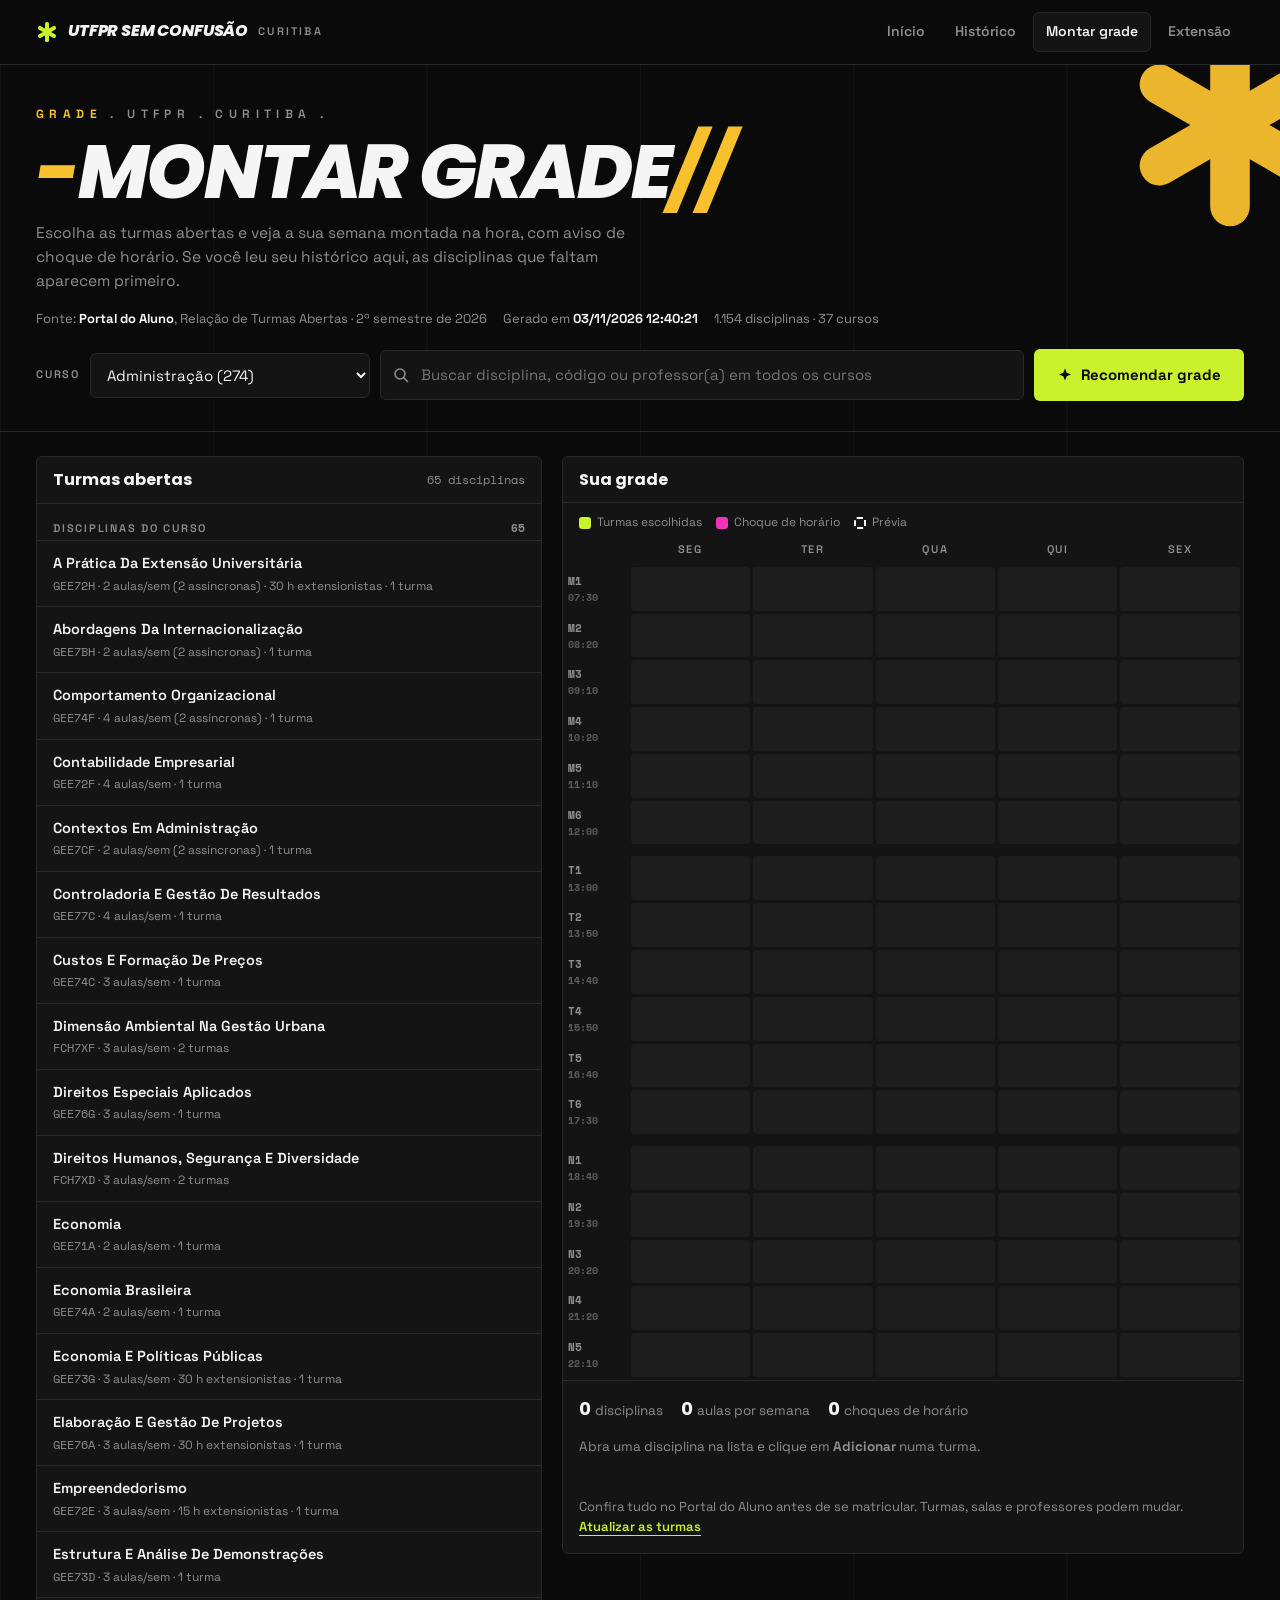
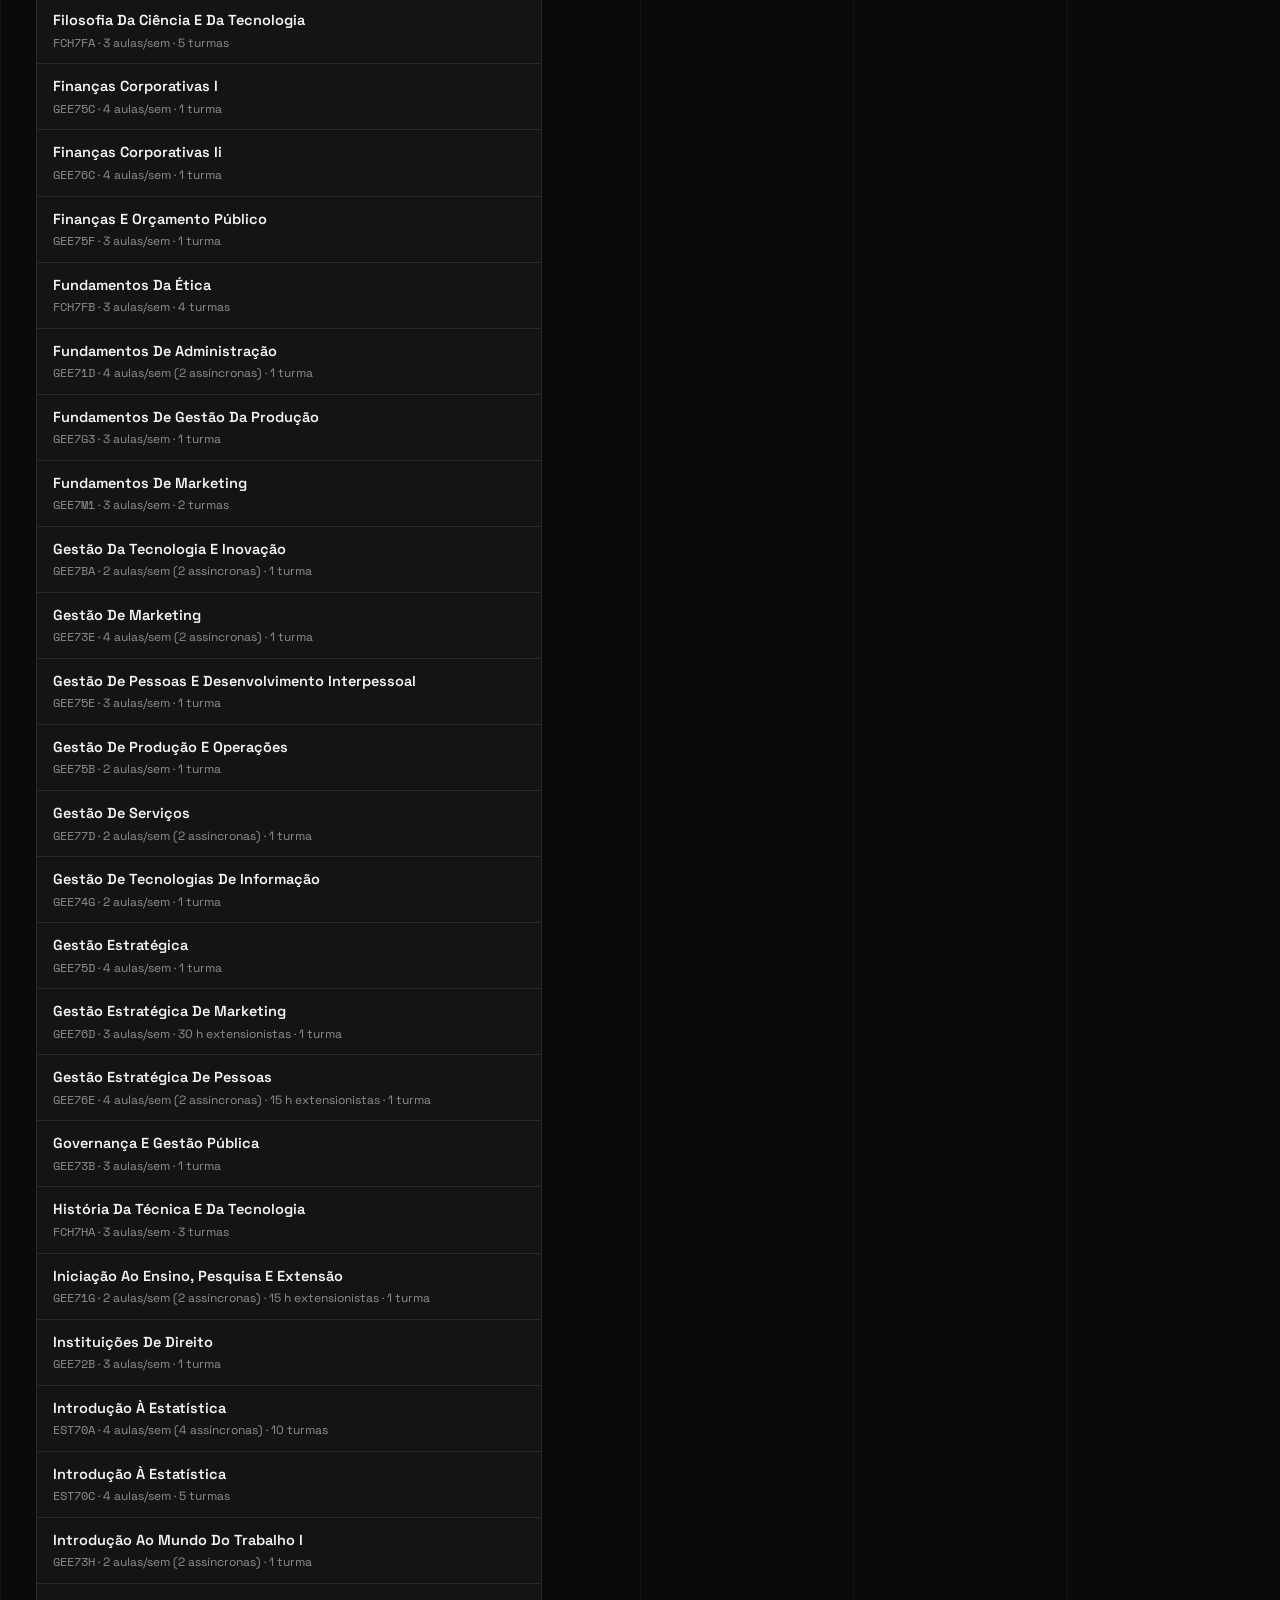
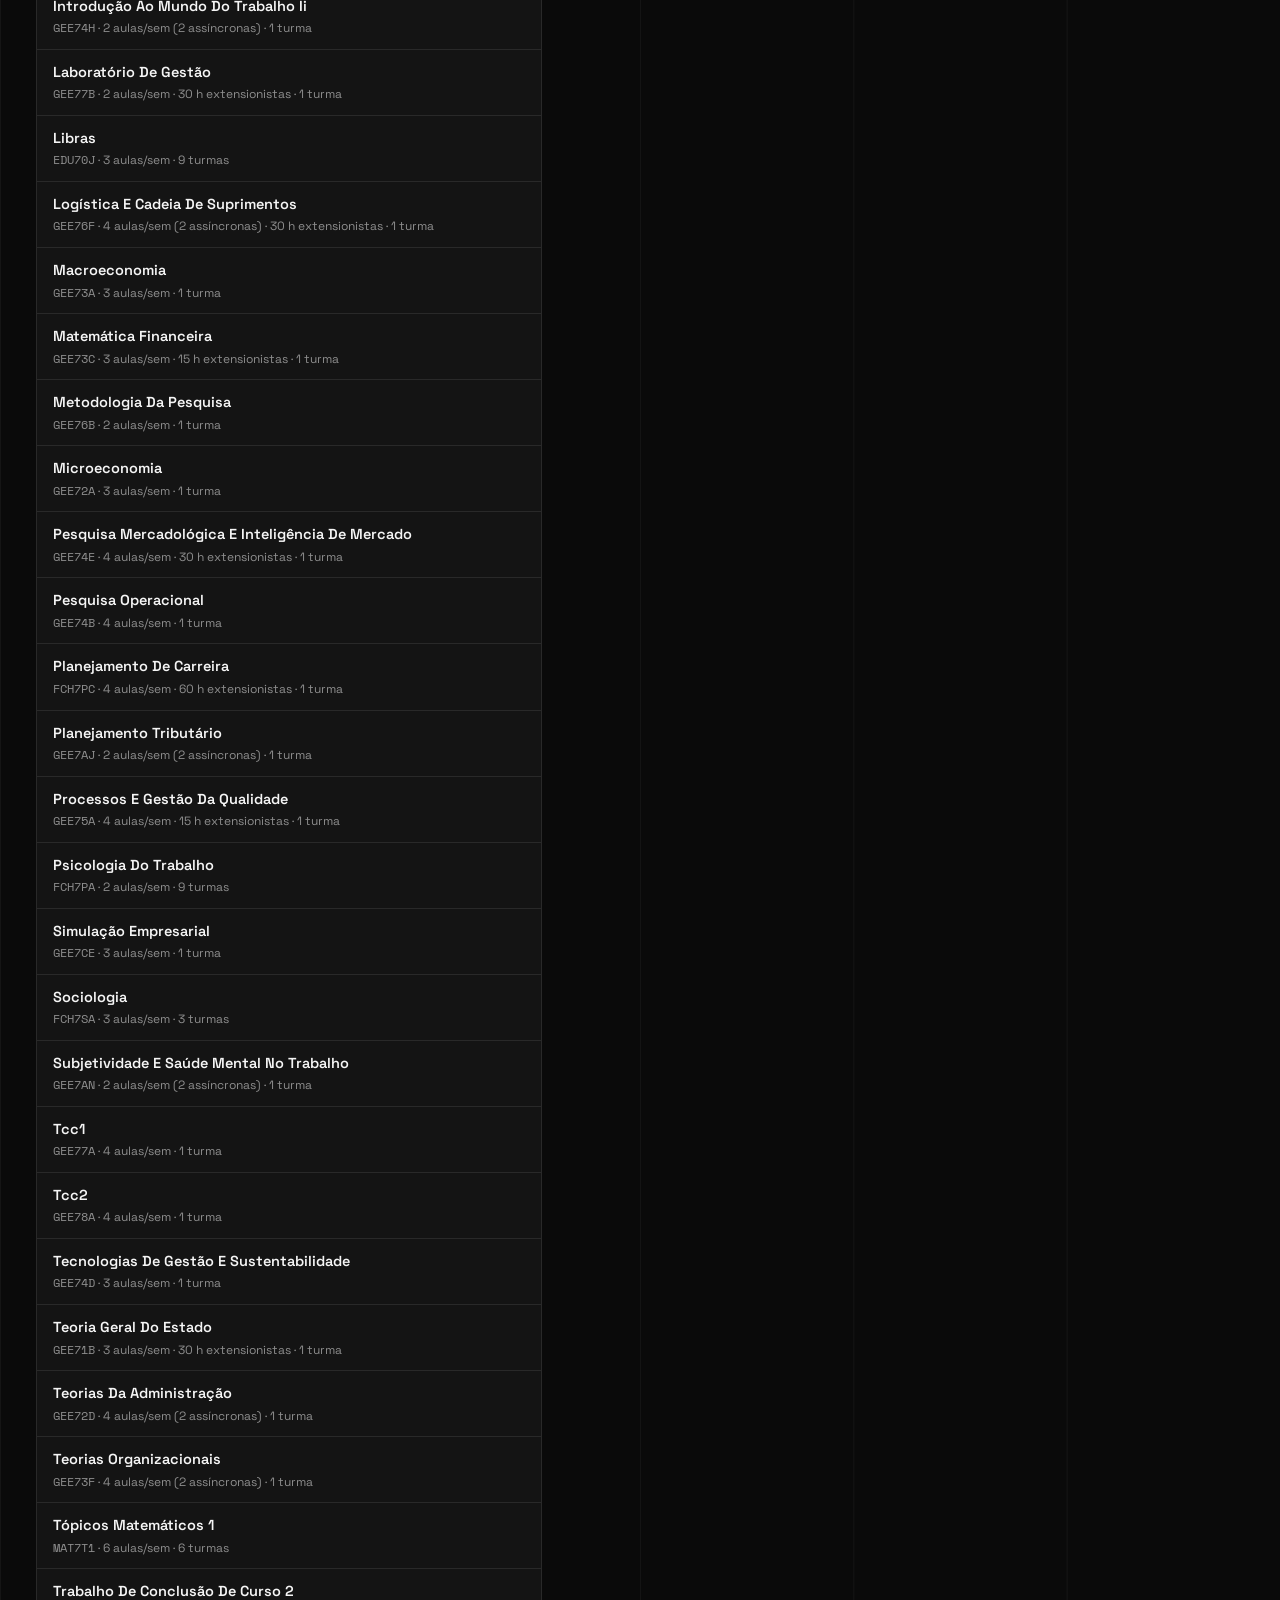
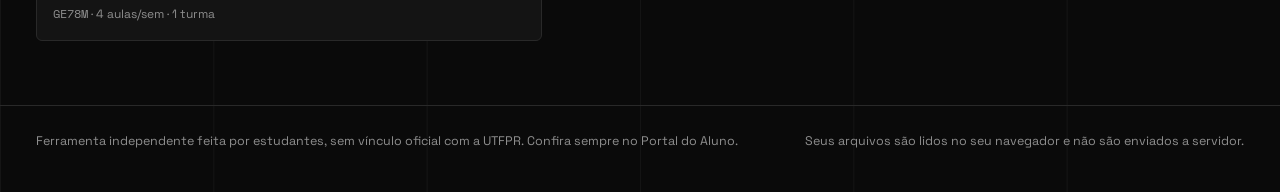
<file: grade/index.html>
<!doctype html>
<html lang="pt-BR">
<head>
<meta charset="utf-8">
<meta name="viewport" content="width=device-width, initial-scale=1, viewport-fit=cover">
<title>Montar grade · UTFPR sem confusão</title>
<meta name="description" content="Monte a grade do semestre na UTFPR Curitiba com as turmas abertas, sem conflitos de horário.">
<meta name="theme-color" content="#0A0A0A">
<link rel="icon" href="data:image/svg+xml,%3Csvg xmlns='http://www.w3.org/2000/svg' viewBox='0 0 100 100'%3E%3Crect width='100' height='100' rx='18' fill='%230A0A0A'/%3E%3Cg fill='%23C9F22C'%3E%3Crect x='42' y='14' width='16' height='72' rx='8'/%3E%3Crect x='42' y='14' width='16' height='72' rx='8' transform='rotate(60 50 50)'/%3E%3Crect x='42' y='14' width='16' height='72' rx='8' transform='rotate(120 50 50)'/%3E%3C/g%3E%3C/svg%3E">
<link rel="preconnect" href="https://fonts.googleapis.com">
<link rel="preconnect" href="https://fonts.gstatic.com" crossorigin>
<link rel="stylesheet" href="https://fonts.googleapis.com/css2?family=Poppins:ital,wght@0,600;0,700;0,800;1,700;1,800&family=Space+Grotesk:wght@400;500;600;700&family=Space+Mono:wght@400;700&display=swap">
<link rel="stylesheet" href="/assets/site.css">
</head>
<body>
<nav class="topnav" aria-label="Site"><div class="wrap in">
  <a class="brand" href="/"><svg viewBox="0 0 100 100" aria-hidden="true"><g fill="currentColor"><rect x="41" y="4" width="18" height="92" rx="9"/><rect x="41" y="4" width="18" height="92" rx="9" transform="rotate(60 50 50)"/><rect x="41" y="4" width="18" height="92" rx="9" transform="rotate(120 50 50)"/></g></svg><span>UTFPR sem confusão</span><small>Curitiba</small></a>
  <div class="navlinks"><a href="/">Início</a><a href="/historico/">Histórico</a><a href="/grade/" aria-current="page">Montar grade</a><a href="/extensao/">Extensão</a></div>
</div></nav>
<style>
.g-hero{position:relative;overflow:hidden;border-bottom:1px solid var(--line)}
.g-hero .wrap{padding-block:40px 30px;position:relative}
.g-hero h1{font-family:var(--f-disp);font-style:italic;font-weight:800;text-transform:uppercase;font-size:clamp(34px,6.4vw,76px);letter-spacing:-.03em;line-height:.92;margin-top:14px}
.g-hero h1 .sl{color:var(--yellow)}
.g-hero .lead{color:var(--muted);max-width:62ch;margin-top:14px;font-size:15.5px}
.g-hero .asterisk{color:var(--yellow);right:-60px;top:-50px;width:220px;height:220px}
.g-src{margin-top:16px;font-size:13px;color:var(--muted);display:flex;flex-wrap:wrap;gap:6px 16px}
.g-src b{color:var(--ink)}
.g-bar{display:flex;flex-wrap:wrap;gap:10px;align-items:center;margin-top:20px}
.g-bar label.lbl{font-size:11px;letter-spacing:.16em;text-transform:uppercase;color:var(--muted);font-weight:600}
.g-bar select{min-width:min(100%,280px)}
.gmain{display:grid;grid-template-columns:minmax(0,1fr) minmax(0,1.35fr);gap:20px;align-items:start;padding-block:24px 64px}
.gcol{min-width:0}
.panel{background:var(--surface);border:1px solid var(--line);border-radius:6px}
.panel-h{display:flex;justify-content:space-between;align-items:center;gap:10px;padding:14px 16px;border-bottom:1px solid var(--line)}
.panel-h h2{font-family:var(--f-disp);font-weight:700;font-size:16px}
.list{max-height:none}
.grp{padding:6px 0}
.grp>h3{font-size:11px;letter-spacing:.16em;text-transform:uppercase;color:var(--muted);font-weight:600;padding:12px 16px 6px;display:flex;justify-content:space-between;gap:8px}
.grp>h3 span{font-family:var(--f-mono);letter-spacing:0}
.disc{border-top:1px solid var(--line)}
.disc>button.dh2{width:100%;display:grid;grid-template-columns:minmax(0,1fr) auto;gap:2px 10px;text-align:left;background:none;border:0;padding:11px 16px;cursor:pointer;color:var(--ink)}
.disc>button.dh2:hover{background:#191919}
.disc .nm{font-weight:600;font-size:14.5px;min-width:0}
.disc .sub{grid-column:1;font-size:12px;color:var(--muted)}
.disc .sub .mono{font-size:11.5px}
.disc .rt2{grid-row:1/span 2;grid-column:2;display:flex;flex-direction:column;align-items:flex-end;gap:4px}
.flag{font-size:10px;font-weight:700;letter-spacing:.1em;text-transform:uppercase;padding:3px 7px;border-radius:4px;white-space:nowrap}
.flag.need{background:var(--pink);color:var(--on)} .flag.cur{background:var(--yellow);color:var(--on)} .flag.opt{background:var(--blue);color:#fff} .flag.ok{background:#2C2C2C;color:var(--muted)} .flag.sel{background:var(--lime);color:var(--on)}
.turmas{display:flex;flex-direction:column;gap:6px;padding:0 16px 14px}
.tm{display:grid;grid-template-columns:auto minmax(0,1fr) auto;gap:4px 12px;align-items:center;border:1px solid var(--line);border-radius:6px;padding:9px 10px;background:var(--bg)}
.tm.on{border-color:var(--lime);background:var(--accent-soft)}
.tm.clash{border-color:var(--pink)}
.tm .code{font-family:var(--f-mono);font-weight:700;font-size:13px}
.tm .who{font-size:13px;min-width:0}
.tm .when{grid-column:2;font-size:12px;color:var(--muted);font-family:var(--f-mono)}
.tm .vag{grid-column:2;font-size:11.5px;color:var(--muted)}
.tm .add{grid-row:1/span 3;grid-column:3;border:1px solid var(--line);background:var(--surface);color:var(--ink);border-radius:6px;padding:8px 12px;font-weight:700;font-size:13px;cursor:pointer;white-space:nowrap}
.tm .add:hover{border-color:var(--lime)}
.tm.on .add{background:var(--lime);color:var(--on);border-color:var(--lime)}
.tm .warn{grid-column:2;font-size:12px;color:var(--bad);font-weight:600}
.more{padding:10px 16px 16px;color:var(--muted);font-size:13px}
.gridwrap{overflow-x:auto}
table.week{border-collapse:separate;border-spacing:3px;width:100%;min-width:640px;table-layout:fixed}
table.week th{font-size:11px;letter-spacing:.14em;text-transform:uppercase;color:var(--muted);font-weight:600;padding:6px 2px}
table.week th.slot{width:62px;text-align:left;font-family:var(--f-mono);letter-spacing:0;font-size:11px}
table.week th.slot small{display:block;color:#5d5d5d;font-size:9.5px}
table.week td{height:40px;border-radius:4px;background:var(--sunk);vertical-align:top;padding:0;position:relative}
table.week tr.gap td,table.week tr.gap th{height:6px;background:none;padding:0}
.cell{height:100%;border-radius:4px;padding:3px 5px;font-size:10.5px;line-height:1.2;overflow:hidden;color:var(--on);font-weight:700;cursor:pointer}
.cell .cc{display:block;font-family:var(--f-mono);font-size:10px;font-weight:700;opacity:.8}
.cell .cn{display:-webkit-box;-webkit-line-clamp:1;-webkit-box-orient:vertical;overflow:hidden;font-size:11px;font-weight:700;line-height:1.2}
.cell.tall .cn{-webkit-line-clamp:3}
.cell small{display:block;font-weight:500;opacity:.85;font-family:var(--f-mono);font-size:9.5px;margin-top:2px}
table.week td>.cell{position:absolute;inset:0}
.cell.clash{background:repeating-linear-gradient(135deg,var(--pink) 0 6px,#b0238a 6px 12px)!important;color:var(--on)}
.cell.prev{outline:2px dashed var(--ink);outline-offset:-2px;background:rgba(245,245,245,.12)!important;color:var(--ink)}
.sumbar{display:flex;flex-wrap:wrap;gap:8px 18px;padding:14px 16px;border-top:1px solid var(--line);font-size:13.5px;color:var(--muted)}
.sumbar b{color:var(--ink);font-family:var(--f-disp);font-size:18px;margin-right:4px}
.sumbar .bad b{color:var(--pink)}
.chosen{list-style:none;margin:0;padding:0 16px 16px;display:flex;flex-direction:column;gap:6px}
.chosen li{display:grid;grid-template-columns:12px minmax(0,1fr) auto;gap:10px;align-items:center;font-size:13.5px}
.chosen .sw2{width:12px;height:12px;border-radius:3px}
.chosen .x{background:none;border:1px solid var(--line);color:var(--muted);border-radius:4px;font-size:12px;padding:3px 8px;cursor:pointer}
.chosen .x:hover{color:var(--ink);border-color:var(--ink)}
.acts{display:flex;flex-wrap:wrap;gap:8px;padding:0 16px 16px}
.nodata{padding:28px 16px;color:var(--muted);text-align:center}
.legend2{display:flex;flex-wrap:wrap;gap:6px 14px;font-size:12px;color:var(--muted);padding:10px 16px 0}
.legend2 span{display:inline-flex;align-items:center;gap:6px}
.rec-btn{display:inline-flex;align-items:center;gap:8px}
.rec-btn svg{width:16px;height:16px}
.opt-row{display:flex;flex-direction:column;gap:8px}
.opt-row .lbl2{font-size:11px;letter-spacing:.16em;text-transform:uppercase;color:var(--muted);font-weight:600}
.chk{display:flex;flex-wrap:wrap;gap:8px}
.chk label{display:inline-flex;align-items:center;gap:8px;border:1px solid var(--line);border-radius:6px;padding:8px 12px;font-size:14px;font-weight:600;cursor:pointer;background:var(--bg)}
.chk input{accent-color:var(--lime);width:16px;height:16px}
.rec-list{list-style:none;margin:0;padding:0;display:flex;flex-direction:column;gap:8px}
.rec-list li{border:1px solid var(--line);border-radius:6px;padding:10px 12px;background:var(--bg);display:grid;grid-template-columns:12px minmax(0,1fr);gap:4px 10px}
.rec-list .sw2{width:12px;height:12px;border-radius:3px;margin-top:4px}
.rec-list b{font-weight:700}
.rec-list small{grid-column:2;color:var(--muted);font-size:12.5px}
.rec-list .why{grid-column:2;font-size:12.5px;color:var(--ink)}
.rec-left li{border-style:dashed}
.rec-sum{display:flex;flex-wrap:wrap;gap:6px 16px;font-size:13.5px;color:var(--muted)}
.rec-sum b{color:var(--ink);font-family:var(--f-disp);font-size:20px;margin-right:4px}
.rec-acts{display:flex;flex-wrap:wrap;gap:8px}
@media (max-width:1000px){.gmain{grid-template-columns:minmax(0,1fr)}.gcol.right{order:-1}}
</style>

<header class="g-hero">
  <svg class="asterisk" viewBox="0 0 100 100" aria-hidden="true"><g fill="currentColor"><rect x="41" y="4" width="18" height="92" rx="9"/><rect x="41" y="4" width="18" height="92" rx="9" transform="rotate(60 50 50)"/><rect x="41" y="4" width="18" height="92" rx="9" transform="rotate(120 50 50)"/></g></svg>
  <div class="wrap">
    <p class="eyebrow"><b style="color:var(--yellow)">Grade</b> . UTFPR . Curitiba .</p>
    <h1><span class="sl">-</span>Montar grade<span class="sl">//</span></h1>
    <p class="lead">Escolha as turmas abertas e veja a sua semana montada na hora, com aviso de choque de horário. Se você leu seu histórico aqui, as disciplinas que faltam aparecem primeiro.</p>
    <div class="g-src" id="src"></div>
    <div class="g-bar">
      <label class="lbl" for="curso">Curso</label>
      <select id="curso"></select>
      <label class="search" style="flex:1 1 260px">
        <svg viewBox="0 0 16 16" aria-hidden="true"><circle cx="7" cy="7" r="5" fill="none" stroke="currentColor" stroke-width="1.6"/><path d="M11 11l3.5 3.5" stroke="currentColor" stroke-width="1.6" stroke-linecap="round"/></svg>
        <input id="q" type="search" placeholder="Buscar disciplina, código ou professor(a) em todos os cursos" autocomplete="off" aria-label="Buscar disciplina">
      </label>
      <button class="btn primary rec-btn" type="button" id="rec-open"><svg viewBox="0 0 16 16" aria-hidden="true"><path d="M8 1.5l1.7 4.3 4.3 1.7-4.3 1.7L8 13.5l-1.7-4.3L2 7.5l4.3-1.7z" fill="currentColor"/></svg>Recomendar grade</button>
    </div>
  </div>
</header>

<div class="wrap gmain">
  <section class="gcol left panel" aria-labelledby="h-list">
    <div class="panel-h"><h2 id="h-list">Turmas abertas</h2><span class="mono" style="font-size:12px;color:var(--muted)" id="list-count"></span></div>
    <div class="list" id="list"><div class="nodata">Carregando turmas…</div></div>
  </section>
  <section class="gcol right" aria-labelledby="h-grade">
    <div class="panel" style="position:sticky;top:12px">
      <div class="panel-h"><h2 id="h-grade">Sua grade</h2><button class="btn ghost sm" type="button" id="clear">Limpar</button></div>
      <div class="legend2"><span><i class="sw" style="background:var(--lime)"></i>Turmas escolhidas</span><span><i class="sw" style="background:var(--pink)"></i>Choque de horário</span><span><i class="sw" style="outline:2px dashed var(--ink);outline-offset:-2px"></i>Prévia</span></div>
      <div class="gridwrap"><table class="week" id="week"></table></div>
      <div class="sumbar" id="sum"></div>
      <ul class="chosen" id="chosen"></ul>
      <div class="acts"><button class="btn primary sm" type="button" id="copy">Copiar lista para a matrícula</button></div>
      <p class="comp-note" style="padding:0 16px 16px">Confira tudo no Portal do Aluno antes de se matricular. Turmas, salas e professores podem mudar. <a class="lnk" href="/grade/atualizar/">Atualizar as turmas</a></p>
    </div>
  </section>
</div>

<div class="scrim" id="scrim" hidden></div>
<aside class="drawer" id="rec" role="dialog" aria-modal="true" aria-labelledby="rec-title" hidden>
  <div class="dh"><div class="t"><div class="code">Recomendação</div><h2 id="rec-title">Grade sugerida</h2><div class="kind">Montada a partir do seu histórico e das turmas abertas</div></div>
  <button class="xbtn" id="rec-close" type="button" aria-label="Fechar recomendação"><svg viewBox="0 0 16 16" width="16" height="16"><path d="M4 4l8 8M12 4l-8 8" stroke="currentColor" stroke-width="1.8" stroke-linecap="round"/></svg></button></div>
  <div class="db" id="rec-body"></div>
</aside>
<script src="/assets/config.js"></script>
<script>
(function(){
const $=s=>document.querySelector(s);
const esc=s=>String(s==null?'':s).replace(/[&<>"]/g,c=>({'&':'&amp;','<':'&lt;','>':'&gt;','"':'&quot;'}[c]));
const norm=s=>String(s||'').normalize('NFD').replace(/[̀-ͯ]/g,'').toLowerCase().trim();
const store={get(k){try{return JSON.parse(localStorage.getItem(k)||'null');}catch(e){return null;}},set(k,v){try{localStorage.setItem(k,JSON.stringify(v));}catch(e){}}};
const DIAS={2:'Seg',3:'Ter',4:'Qua',5:'Qui',6:'Sex',7:'Sáb'};
const SLOTS=[['M',6],['T',6],['N',5]];
/* horários das aulas no câmpus Curitiba */
const HORA={M1:'07:30',M2:'08:20',M3:'09:10',M4:'10:20',M5:'11:10',M6:'12:00',T1:'13:00',T2:'13:50',T3:'14:40',T4:'15:50',T5:'16:40',T6:'17:30',N1:'18:40',N2:'19:30',N3:'20:20',N4:'21:20',N5:'22:10'};
const PAL=['#C9F22C','#F8C02D','#7A80FF','#5FE0C1','#FF8A5B','#E7A3FF','#9BD3FF','#FFD6E0','#B7F28C','#FFC46B'];

let DATA=null,H=null,SEL=[],PREV=null,KEY='';
const turmaKey=(c,t)=>c+'|'+t;
const parseH=h=>{const m=String(h).match(/^(\d)([MTN])(\d)(?:\((.*)\))?$/);return m?{d:+m[1],s:m[2]+m[3],sala:m[4]||''}:null;};
const profOf=t=>t.prof||(t.raw?(t.raw.split('|')[2]||'').trim():'');
function fmtWhen(hs){
  const by={};hs.map(parseH).filter(Boolean).forEach(x=>{(by[x.d]=by[x.d]||[]).push(x);});
  return Object.keys(by).sort().map(d=>{const a=by[d];const s=a.map(x=>x.s);const salas=[...new Set(a.map(x=>x.sala).filter(Boolean))];return `${DIAS[d]} ${s[0]}${s.length>1?'–'+s[s.length-1]:''}${salas.length?' ('+salas.join(', ')+')':''}`;}).join(' · ')||'Sem horário fixo';
}

async function load(){
  const url=(window.SC_CONFIG||{}).turmasJson||'/grade/turmas-curitiba.json';
  try{const r=await fetch(url,{cache:'no-cache'});if(!r.ok)throw new Error('HTTP '+r.status);DATA=await r.json();}
  catch(e){$('#list').innerHTML=`<div class="nodata">Não consegui carregar as turmas abertas (${esc(e.message)}). Recarregue a página.</div>`;return;}
  H=store.get('sc-historico');
  KEY='sc-grade-'+DATA.ano+'-'+DATA.periodo;
  SEL=(store.get(KEY)||[]).filter(k=>{const [c,t]=k.split('|');return DATA.disc[c]&&DATA.disc[c].t[t];});
  const g=DATA.cursos.map(c=>c.gerado).filter(Boolean).sort()[0]||'';
  $('#src').innerHTML=`<span>Fonte: <b>Portal do Aluno</b>, Relação de Turmas Abertas · ${DATA.periodo}º semestre de ${DATA.ano}</span>${g?`<span>Gerado em <b>${esc(g)}</b></span>`:''}<span>${Object.keys(DATA.disc).length.toLocaleString('pt-BR')} disciplinas · ${DATA.cursos.filter(c=>c.disc.length).length} cursos</span>`;
  const cursos=DATA.cursos.filter(c=>c.disc.length).sort((a,b)=>a.nome.localeCompare(b.nome,'pt'));
  $('#curso').innerHTML=cursos.map(c=>`<option value="${c.cod}">${esc(c.nome)} (${c.cod})</option>`).join('');
  const saved=store.get('sc-grade-curso');
  const fromH=H&&H.cursoCod?+H.cursoCod:null;
  const pick=[saved,fromH].find(v=>v&&cursos.some(c=>c.cod===v));
  if(pick)$('#curso').value=pick;
  renderList();renderGrid();
}

/* situação da disciplina em relação ao histórico */
function relation(code){
  if(!H)return null;
  const pend=(H.pend||[]).find(p=>p.c===code||(H.equiv&&H.equiv[code]===p.c));
  if(pend)return {k:pend.st==='cur'?'cur':'need',l:pend.st==='cur'?'Cursando agora':'Falta',p:pend};
  if((H.done||[]).includes(code))return {k:'ok',l:'Aprovada'};
  const d=DATA.disc[code];
  if(H.matriz&&d&&Object.values(d.t).some(t=>(t.opt||[]).includes(String(H.matriz))))return {k:'opt',l:'Optativa da sua matriz'};
  return null;
}

function discBlock(code,open){
  const d=DATA.disc[code];if(!d)return '';
  const rel=relation(code);
  const turmas=Object.entries(d.t);
  const selHere=turmas.filter(([t])=>SEL.includes(turmaKey(code,t))).map(([t])=>t);
  const flags=(selHere.length?`<span class="flag sel">${esc(selHere.join(', '))}</span>`:'')+(rel?`<span class="flag ${rel.k}">${esc(rel.l)}</span>`:'');
  const aulas=d.ap+d.aa;
  const sub=`<span class="mono">${esc(code)}</span> · ${aulas} aulas/sem${d.aa?` (${d.aa} assíncronas)`:''}${d.he?` · ${d.he} h extensionistas`:''} · ${turmas.length} ${turmas.length===1?'turma':'turmas'}${rel&&rel.p&&rel.p.p?` · ${rel.p.p}º período`:''}`;
  let body='';
  if(open){
    body='<div class="turmas">'+turmas.map(([t,x])=>{
      const k=turmaKey(code,t),on=SEL.includes(k);
      const clash=on?[]:conflictsWith(code,t);
      const vag=[x.e,x.vt?`${x.vt} vagas${x.vc?` (${x.vc} p/ calouros)`:''}`:'',x.r?`reserva ${x.r.toLowerCase()}`:'',x.p&&x.p.length?'prioridade: '+x.p.slice(0,2).map(p=>p.replace(/^\d+\s*-\s*/,'')).join(', ')+(x.p.length>2?'…':''):''].filter(Boolean).join(' · ');
      return `<div class="tm${on?' on':''}${clash.length?' clash':''}" data-k="${esc(k)}"><span class="code">${esc(t)}</span><span class="who">${esc(profOf(x)||'Professor(a) a definir')}</span><span class="when">${esc(fmtWhen(x.h))}</span><span class="vag">${esc(vag)}</span>${clash.length?`<span class="warn">Choca com ${esc(clash.join(', '))}</span>`:''}<button class="add" type="button" data-toggle="${esc(k)}">${on?'Remover':'Adicionar'}</button></div>`;}).join('')+'</div>';
  }
  return `<div class="disc" data-c="${esc(code)}"><button class="dh2" type="button" aria-expanded="${open}" data-open="${esc(code)}"><span class="nm">${esc(d.n)}</span><span class="rt2">${flags}</span><span class="sub">${sub}</span></button>${body}</div>`;
}

let OPEN=new Set();
function renderList(){
  if(!DATA)return;
  const q=norm($('#q').value);const cod=+$('#curso').value;
  const curso=DATA.cursos.find(c=>c.cod===cod);
  let codes,groups=[];
  if(q){
    codes=Object.keys(DATA.disc).filter(c=>{const d=DATA.disc[c];return norm(c+' '+d.n+' '+Object.values(d.t).map(profOf).join(' ')).includes(q);}).slice(0,80);
    groups=[['Resultados da busca em todos os cursos',codes]];
  }else{
    codes=curso?curso.disc.filter((c,i,a)=>a.indexOf(c)===i):[];
    const need=[],opt=[],sel=[],other=[],ok=[];
    codes.forEach(c=>{const r=relation(c);if(r&&(r.k==='need'||r.k==='cur'))need.push(c);else if(r&&r.k==='ok')ok.push(c);else if(r&&r.k==='opt')opt.push(c);else other.push(c);});
    // turmas escolhidas de outros cursos
    const extra=[...new Set(SEL.map(k=>k.split('|')[0]))].filter(c=>!codes.includes(c));
    if(H&&H.cursoCod&&+H.cursoCod!==cod)groups.push(['Seu histórico é de outro curso; as marcações podem não se aplicar',[]]);
    if(need.length)groups.push(['Faltam no seu histórico',need]);
    if(extra.length)groups.push(['Escolhidas em outros cursos',extra]);
    if(opt.length)groups.push(['Optativas válidas na sua matriz',opt]);
    groups.push([H?'Outras disciplinas do curso':'Disciplinas do curso',other.sort((a,b)=>DATA.disc[a].n.localeCompare(DATA.disc[b].n,'pt'))]);
    if(ok.length)groups.push(['Você já foi aprovado(a)',ok]);
  }
  const total=groups.reduce((a,g)=>a+g[1].length,0);
  $('#list-count').textContent=q?`${total} ${total===1?'resultado':'resultados'}`:`${total} disciplinas`;
  $('#list').innerHTML=total?groups.map(([t,cs])=>`<div class="grp"><h3>${esc(t)}${cs.length?`<span>${cs.length}</span>`:''}</h3>${cs.map(c=>discBlock(c,OPEN.has(c))).join('')}</div>`).join('')+(q&&total>=80?'<p class="more">Mostrando os 80 primeiros resultados. Refine a busca.</p>':''):'<div class="nodata">Nenhuma disciplina encontrada.</div>';
}

/* grade semanal */
function cellsOf(code,t){const x=DATA.disc[code]&&DATA.disc[code].t[t];return x?x.h.map(parseH).filter(Boolean):[];}
function conflictsWith(code,t){
  const mine=cellsOf(code,t).map(c=>c.d+c.s);const out=new Set();
  SEL.forEach(k=>{const [c,tt]=k.split('|');if(c===code)return;if(cellsOf(c,tt).some(x=>mine.includes(x.d+x.s)))out.add(c+' '+tt);});
  return [...out];
}
function colorOf(k){const codes=[...new Set(SEL.map(s=>s.split('|')[0]))];return PAL[codes.indexOf(k.split('|')[0])%PAL.length];}
function renderGrid(){
  if(!DATA)return;
  const map={};
  SEL.forEach(k=>{const [c,t]=k.split('|');cellsOf(c,t).forEach(x=>{(map[x.d+x.s]=map[x.d+x.s]||[]).push({k,c,t,sala:x.sala});});});
  const prev={};if(PREV){const [c,t]=PREV.split('|');cellsOf(c,t).forEach(x=>prev[x.d+x.s]=true);}
  const used=new Set(Object.keys(map).concat(Object.keys(prev)).map(k=>k[0]));
  const days=[2,3,4,5,6].concat(used.has('7')?[7]:[]);
  let h=`<thead><tr><th class="slot"></th>${days.map(d=>`<th>${DIAS[d]}</th>`).join('')}</tr></thead><tbody>`;
  const cellKey=k=>{const it=map[k]||[];return it.length===1?it[0].k:(it.length?'clash:'+it.map(x=>x.k).join('+'):'')+(prev[k]?'|p':'');};
  SLOTS.forEach(([s,n],gi)=>{if(gi)h+=`<tr class="gap"><th></th>${days.map(()=>'<td></td>').join('')}</tr>`;
    const span={},skip={};
    days.forEach(d=>{let i=1;while(i<=n){const k0=d+s+i,ck=cellKey(k0);let j=i+1;if(ck&&!ck.startsWith('clash')){while(j<=n&&cellKey(d+s+j)===ck)j++;}span[k0]=j-i;for(let x=i+1;x<j;x++)skip[d+s+x]=true;i=j;}});
    for(let i=1;i<=n;i++){const sl=s+i;h+=`<tr><th class="slot">${sl}<small>${HORA[sl]}</small></th>`+days.map(d=>{const k=d+sl;if(skip[k])return '';const it=map[k]||[];const pv=prev[k];const rs=span[k]>1?` rowspan="${span[k]}"`:'';
      if(!it.length)return `<td${rs}>${pv?'<div class="cell prev"></div>':''}</td>`;
      const clash=it.length>1;const a=it[0];const nm=DATA.disc[a.c].n;
      const last=s+(i+(span[k]||1)-1);
      return `<td${rs}><div class="cell${clash?' clash':''}${pv?' prev':''}${span[k]>1?' tall':''}" style="background:${colorOf(a.k)}" title="${esc(it.map(x=>x.c+' '+x.t+' · '+DATA.disc[x.c].n).join(' × '))}" data-open-grid="${esc(a.c)}">${clash?`<span class="cc">Choque</span><span class="cn">${esc(it.map(x=>x.c+' '+DATA.disc[x.c].n).join(' × '))}</span>`:`<span class="cc">${esc(a.c)}</span><span class="cn">${esc(nm)}</span><small>${esc(a.t)}${a.sala?' · '+esc(a.sala):''}${span[k]>1?' · '+sl+'–'+last:''}</small>`}</div></td>`;}).join('')+'</tr>';}
  });
  $('#week').innerHTML=h+'</tbody>';
  const aulas=new Set(Object.keys(map)).size;
  const clashes=Object.values(map).filter(v=>v.length>1).length;
  const disc=new Set(SEL.map(k=>k.split('|')[0])).size;
  const async=SEL.reduce((a,k)=>a+((DATA.disc[k.split('|')[0]]||{}).aa||0),0);
  $('#sum').innerHTML=`<span><b>${disc}</b>${disc===1?'disciplina':'disciplinas'}</span><span><b>${aulas}</b>aulas por semana</span>${async?`<span><b>${async}</b>assíncronas</span>`:''}<span class="${clashes?'bad':''}"><b>${clashes}</b>${clashes===1?'choque de horário':'choques de horário'}</span>`;
  $('#chosen').innerHTML=SEL.map(k=>{const [c,t]=k.split('|');const d=DATA.disc[c];const x=d.t[t];return `<li><span class="sw2" style="background:${colorOf(k)}"></span><span><b>${esc(c)} ${esc(t)}</b> · ${esc(d.n)}<br><small style="color:var(--muted)">${esc(fmtWhen(x.h))}</small></span><button class="x" type="button" data-toggle="${esc(k)}">Remover</button></li>`;}).join('')||'<li style="color:var(--muted);display:block">Abra uma disciplina na lista e clique em <b>Adicionar</b> numa turma.</li>';
  $('#copy').hidden=!SEL.length;$('#clear').hidden=!SEL.length;
}
function toggle(k){
  const [c]=k.split('|');
  if(SEL.includes(k))SEL=SEL.filter(x=>x!==k);
  else{SEL=SEL.filter(x=>x.split('|')[0]!==c);SEL.push(k);}
  store.set(KEY,SEL);PREV=null;renderList();renderGrid();
}
document.addEventListener('click',async e=>{
  const tg=e.target.closest('[data-toggle]');if(tg){toggle(tg.dataset.toggle);return;}
  const op=e.target.closest('[data-open]');if(op){const c=op.dataset.open;OPEN.has(c)?OPEN.delete(c):OPEN.add(c);renderList();return;}
  const og=e.target.closest('[data-open-grid]');if(og){const c=og.dataset.openGrid;OPEN.add(c);if($('#q').value){$('#q').value='';}renderList();const el=document.querySelector(`.disc[data-c="${CSS.escape(c)}"]`);if(el)el.scrollIntoView({behavior:'smooth',block:'center'});return;}
});
document.addEventListener('mouseover',e=>{const tm=e.target.closest('.tm');const k=tm?tm.dataset.k:null;if(k!==PREV&&!(k&&SEL.includes(k))){PREV=k;renderGrid();}});
document.addEventListener('mouseleave',()=>{if(PREV){PREV=null;renderGrid();}});
$('#curso').addEventListener('change',()=>{store.set('sc-grade-curso',+$('#curso').value);OPEN=new Set();renderList();});
$('#q').addEventListener('input',renderList);
$('#clear').addEventListener('click',()=>{SEL=[];store.set(KEY,SEL);renderList();renderGrid();});
$('#copy').addEventListener('click',async()=>{
  const txt=SEL.map(k=>{const [c,t]=k.split('|');const d=DATA.disc[c];return `${c} ${t} - ${d.n} - ${fmtWhen(d.t[t].h)}`;}).join('\n');
  try{await navigator.clipboard.writeText(txt);$('#copy').textContent='Lista copiada';}catch(e){$('#copy').textContent='Não consegui copiar';}
  setTimeout(()=>$('#copy').textContent='Copiar lista para a matrícula',2000);
});
/* ---------- recomendação de grade ---------- */
const recOpts={turnos:{M:true,T:true,N:false},max:24,opt:true,cur:true};
let recBanned=[],recLast=null;
function turmaInfo(c,t){const x=DATA.disc[c].t[t];const cells=x.h.map(parseH).filter(Boolean);return {x,cells,aulas:cells.length||(DATA.disc[c].ap+DATA.disc[c].aa)};}
function candidatesFor(codes,meta){
  const cursoN=norm(H&&H.curso||'');
  return codes.filter(c=>DATA.disc[c]).map(c=>{
    const opts=Object.keys(DATA.disc[c].t).map(t=>{const {x,cells}=turmaInfo(c,t);
      let sc=0;const outT=cells.filter(z=>!recOpts.turnos[z.s[0]]).length;sc-=outT*4;
      const pri=(x.p||[]).some(p=>norm(p).includes(cursoN))&&cursoN;if(pri)sc+=5;else if(/fechad/i.test(x.r||''))sc-=12;
      if(!cells.length&&x.e&&/ead/i.test(x.e))sc+=1;
      return {k:turmaKey(c,t),c,t,cells:cells.map(z=>z.d+z.s),aulas:cells.length||DATA.disc[c].ap,sc,outT,pri,closed:/fechad/i.test(x.r||'')&&!pri};});
    return Object.assign({c,opts},meta);
  });
}
function recommend(){
  const pend=(H.pend||[]).filter(p=>recOpts.cur||p.st!=='cur');
  const needs=[];
  pend.forEach(p=>{const codes=[p.c].concat(Object.keys(H.equiv||{}).filter(e=>H.equiv[e]===p.c)).filter(c=>DATA.disc[c]);
    if(!codes.length)return;
    const w=100+Math.max(0,10-(p.p||10))*6+Math.min(p.fails||0,3)*4;
    needs.push({target:p.c,name:p.n,period:p.p,st:p.st,w,alts:candidatesFor(codes,{})});});
  const notOffered=pend.filter(p=>!needs.some(n=>n.target===p.c));
  needs.sort((a,b)=>b.w-a.w);
  // busca exata nas obrigatórias (escolhe no máximo uma turma por pendência)
  let best=null,nodes=0;
  const sig=sel=>sel.map(o=>o.k).sort().join(',');
  function dfs(i,used,aulas,sel,score){
    if(++nodes>250000)return;
    if(i===needs.length){if(!best||score>best.score){const s=sig(sel);if(!recBanned.includes(s))best={score,sel:sel.slice(),aulas,used:new Set(used)};}return;}
    let rest=0;for(let j=i;j<needs.length;j++)rest+=needs[j].w+8;
    if(best&&score+rest<=best.score)return;
    const n=needs[i];
    const opts=n.alts.flatMap(a=>a.opts).sort((a,b)=>b.sc-a.sc);
    for(const o of opts){
      if(aulas+o.aulas>recOpts.max)continue;
      if(o.cells.some(z=>used.has(z)))continue;
      o.cells.forEach(z=>used.add(z));sel.push(Object.assign({need:n},o));
      dfs(i+1,used,aulas+o.aulas,sel,score+n.w+o.sc);
      sel.pop();o.cells.forEach(z=>used.delete(z));
    }
    dfs(i+1,used,aulas,sel,score);
  }
  dfs(0,new Set(),0,[],0);
  if(!best)best={score:0,sel:[],aulas:0,used:new Set()};
  const picks=best.sel.slice();const used=new Set(best.used);let aulas=best.aulas;
  // optativas para completar a carga que falta
  const optAdded=[];
  let optNeed=(H.conj||[]).reduce((a,c)=>a+Math.max(0,c.rem||0),0);
  if(recOpts.opt&&optNeed>0&&H.matriz){
    const taken=new Set(picks.map(p=>p.c));const pendCodes=new Set((H.pend||[]).map(p=>p.c));
    const cand=Object.keys(DATA.disc).filter(c=>!taken.has(c)&&!pendCodes.has(c)&&!(H.done||[]).includes(c)&&Object.values(DATA.disc[c].t).some(t=>(t.opt||[]).includes(String(H.matriz))));
    const inGroup=new Set((H.conj||[]).flatMap(c=>c.codes||[]));
    const curso=DATA.cursos.find(x=>x.cod===+$('#curso').value);const fromCourse=new Set(curso?curso.disc:[]);
    const all=candidatesFor(cand,{}).flatMap(a=>a.opts.map(o=>Object.assign({},o,{sc:o.sc+(fromCourse.has(o.c)?6:0)+(/^pv/i.test(DATA.disc[o.c].n)?3:0)}))).sort((a,b)=>b.sc-a.sc);
    const done=new Set();
    for(const o of all){
      if(optNeed<=0)break;if(done.has(o.c))continue;
      if(aulas+o.aulas>recOpts.max)continue;if(o.cells.some(z=>used.has(z)))continue;
      if(o.outT>0)continue;
      o.cells.forEach(z=>used.add(z));aulas+=o.aulas;done.add(o.c);
      const ch=(DATA.disc[o.c].ap+DATA.disc[o.c].aa)*15;optNeed-=ch;optAdded.push(Object.assign({opt:true},o));
    }
  }
  const left=needs.filter(n=>!picks.some(p=>p.need===n)).map(n=>{
    const opts=n.alts.flatMap(a=>a.opts);
    const fits=opts.filter(o=>!o.cells.some(z=>used.has(z)));
    const why=!opts.length?'Sem turmas':fits.length&&aulas+fits[0].aulas>recOpts.max?'Passaria do limite de aulas por semana':'Todas as turmas chocam com outras escolhas';
    return {c:n.target,n:n.name,why};});
  return {picks,optAdded,left,notOffered,aulas,optNeedLeft:Math.max(0,optNeed)};
}
function renderRec(){
  const b=$('#rec-body');
  if(!H){b.innerHTML='<p class="dlead">Para recomendar uma grade eu preciso saber o que falta no seu curso.</p><a class="btn primary" href="/historico/">Ler meu histórico</a>';return;}
  const t=recOpts.turnos;
  let h=`<div class="opt-row"><span class="lbl2">Turnos que você pode</span><div class="chk">${[['M','Manhã'],['T','Tarde'],['N','Noite']].map(([k,l])=>`<label><input type="checkbox" data-turno="${k}"${t[k]?' checked':''}>${l}</label>`).join('')}</div></div>
  <div class="opt-row"><span class="lbl2">Máximo de aulas por semana</span><select id="rec-max">${[12,16,20,24,28,32].map(n=>`<option${n===recOpts.max?' selected':''}>${n}</option>`).join('')}</select></div>
  <div class="opt-row"><div class="chk"><label><input type="checkbox" id="rec-cur"${recOpts.cur?' checked':''}>Incluir o que já estou cursando</label><label><input type="checkbox" id="rec-opt"${recOpts.opt?' checked':''}>Completar com optativas</label></div></div>`;
  const r=recLast;
  if(r){
    const all=r.picks.concat(r.optAdded);
    if(!all.length)h+=`<div class="dnote">Nenhuma combinação coube nesses filtros. Tente liberar outro turno ou aumentar o limite de aulas.</div>`;
    else{
      h+=`<div class="rec-sum"><span><b>${all.length}</b>${all.length===1?'disciplina':'disciplinas'}</span><span><b>${r.aulas}</b>aulas por semana</span><span><b>0</b>choques</span></div>`;
      h+=`<ul class="rec-list">${all.map((o,i)=>{const d=DATA.disc[o.c];const x=d.t[o.t];
        const why=o.opt?'Optativa válida na sua matriz':o.need.st==='cur'?'Você está cursando agora':`Obrigatória pendente${o.need.period?' do '+o.need.period+'º período':''}`+(o.c!==o.need.target?` (equivalente a ${o.need.target})`:'');
        const notes=[o.pri?'prioridade para o seu curso':'',o.closed?'reserva fechada para outros cursos: vaga incerta':'',o.outT?'tem aulas fora dos turnos escolhidos':''].filter(Boolean).join(' · ');
        return `<li><span class="sw2" style="background:${PAL[i%PAL.length]}"></span><span><b>${esc(o.c)} ${esc(o.t)}</b> · ${esc(d.n)}</span><span class="why">${esc(why)}</span><small>${esc(fmtWhen(x.h))} · ${esc(profOf(x)||'professor(a) a definir')}${notes?' · '+esc(notes):''}</small></li>`;}).join('')}</ul>`;
      h+=`<div class="rec-acts"><button class="btn primary" type="button" id="rec-apply">Usar esta grade</button><button class="btn ghost" type="button" id="rec-other">Ver outra opção</button></div>`;
    }
    if(r.left.length||r.notOffered.length||r.optNeedLeft){
      h+=`<div class="dsec"><h3>Ficou de fora</h3><ul class="rec-list rec-left">${r.left.map(x=>`<li><span></span><span><b>${esc(x.c)}</b> · ${esc(x.n)}</span><small>${esc(x.why)}</small></li>`).join('')}${r.notOffered.map(p=>`<li><span></span><span><b>${esc(p.c)}</b> · ${esc(p.n)}</span><small>${/estagio|complementar|atividade/i.test(norm(p.n))?'Não tem turma: é uma atividade, não aparece no relatório':'Sem turma aberta neste semestre'}</small></li>`).join('')}${r.optNeedLeft?`<li><span></span><span><b>Optativas</b></span><small>Ainda faltariam cerca de ${Math.round(r.optNeedLeft)} h de optativas</small></li>`:''}</ul></div>`;
    }
    h+=`<p class="comp-note">A recomendação prioriza obrigatórias dos primeiros períodos e as que você já reprovou, evita choques e prefere turmas com prioridade para o seu curso. Ela não conhece pré-requisitos; confira no Portal antes de se matricular.</p>`;
  }else h+=`<button class="btn primary" type="button" id="rec-run">Gerar recomendação</button>`;
  b.innerHTML=h;
}
function runRec(){recLast=recommend();renderRec();}
let recFocus=null;
$('#rec-open').addEventListener('click',e=>{recFocus=e.currentTarget;recBanned=[];recLast=H&&DATA?recommend():null;renderRec();$('#rec').hidden=false;$('#scrim').hidden=false;document.body.style.overflow='hidden';$('#rec-close').focus();});
function closeRec(){if($('#rec').hidden)return;$('#rec').hidden=true;$('#scrim').hidden=true;document.body.style.overflow='';PREV=null;renderGrid();if(recFocus)recFocus.focus();}
$('#rec-close').addEventListener('click',closeRec);$('#scrim').addEventListener('click',closeRec);
document.addEventListener('keydown',e=>{if(e.key==='Escape')closeRec();});
$('#rec').addEventListener('change',e=>{
  const tn=e.target.dataset.turno;if(tn)recOpts.turnos[tn]=e.target.checked;
  if(e.target.id==='rec-max')recOpts.max=+e.target.value;
  if(e.target.id==='rec-cur')recOpts.cur=e.target.checked;
  if(e.target.id==='rec-opt')recOpts.opt=e.target.checked;
  recBanned=[];runRec();
});
$('#rec').addEventListener('click',e=>{
  if(e.target.id==='rec-run'){runRec();}
  if(e.target.id==='rec-other'&&recLast){recBanned.push(recLast.picks.map(o=>o.k).sort().join(','));runRec();}
  if(e.target.id==='rec-apply'&&recLast){SEL=recLast.picks.concat(recLast.optAdded).map(o=>o.k);store.set(KEY,SEL);renderList();renderGrid();closeRec();}
});

load();
})();
</script>
<footer class="sitefoot"><div class="wrap"><span>Ferramenta independente feita por estudantes, sem vínculo oficial com a UTFPR. Confira sempre no Portal do Aluno.</span><span>Seus arquivos são lidos no seu navegador e não são enviados a servidor.</span></div></footer>
</body>
</html>
</file>
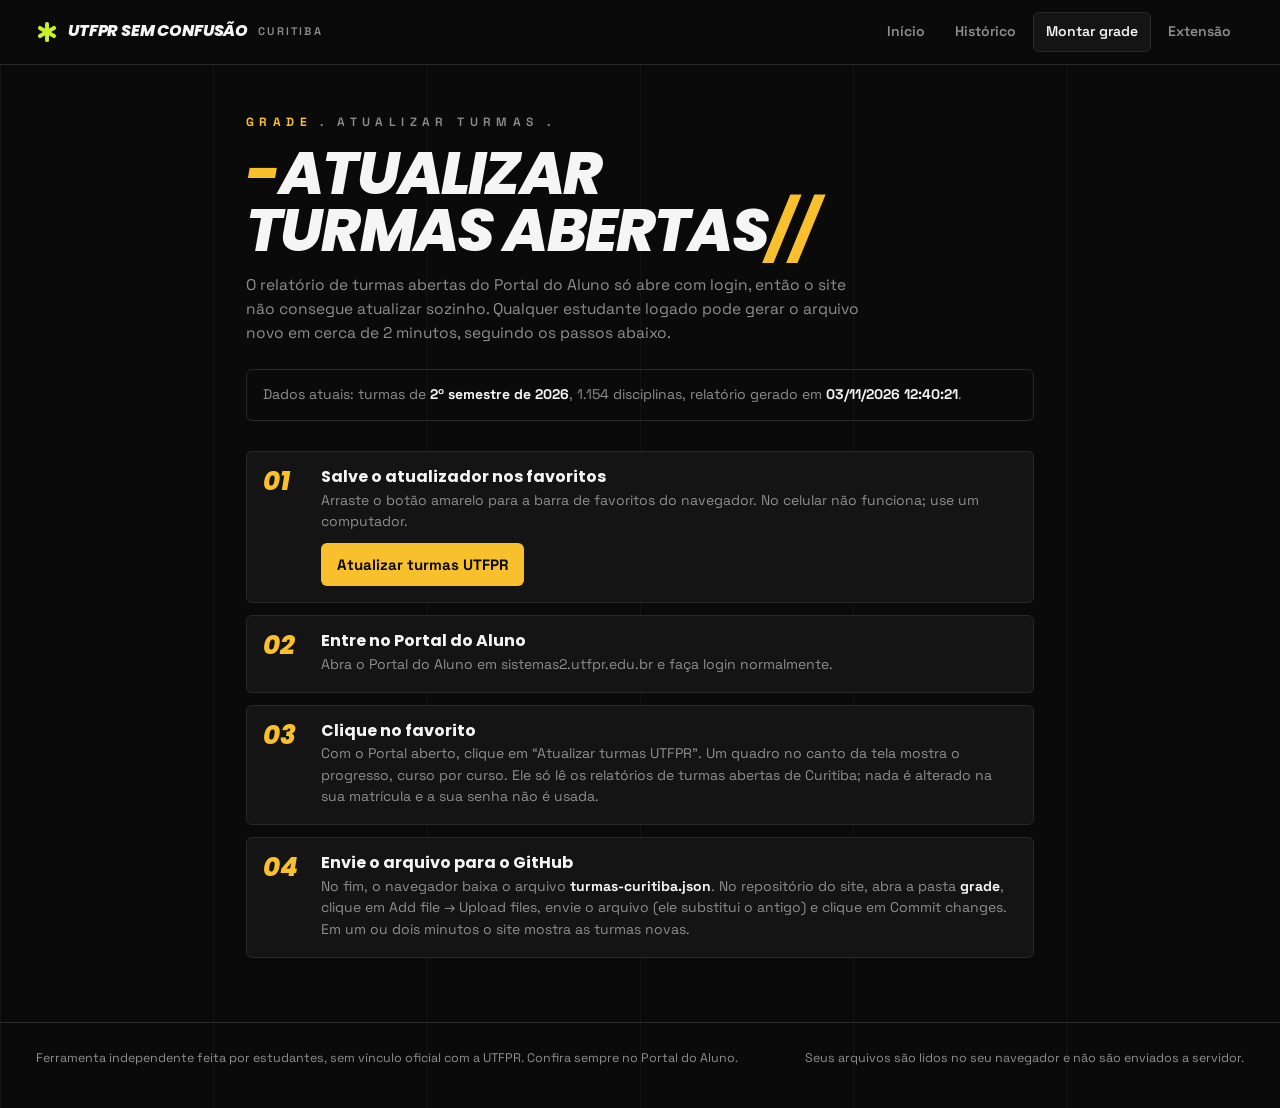
<file: grade/atualizar/index.html>
<!doctype html>
<html lang="pt-BR">
<head>
<meta charset="utf-8">
<meta name="viewport" content="width=device-width, initial-scale=1, viewport-fit=cover">
<title>Atualizar turmas · UTFPR sem confusão</title>
<meta name="description" content="Como atualizar as turmas abertas da página de grade.">
<meta name="theme-color" content="#0A0A0A">
<link rel="icon" href="data:image/svg+xml,%3Csvg xmlns='http://www.w3.org/2000/svg' viewBox='0 0 100 100'%3E%3Crect width='100' height='100' rx='18' fill='%230A0A0A'/%3E%3Cg fill='%23C9F22C'%3E%3Crect x='42' y='14' width='16' height='72' rx='8'/%3E%3Crect x='42' y='14' width='16' height='72' rx='8' transform='rotate(60 50 50)'/%3E%3Crect x='42' y='14' width='16' height='72' rx='8' transform='rotate(120 50 50)'/%3E%3C/g%3E%3C/svg%3E">
<link rel="preconnect" href="https://fonts.googleapis.com">
<link rel="preconnect" href="https://fonts.gstatic.com" crossorigin>
<link rel="stylesheet" href="https://fonts.googleapis.com/css2?family=Poppins:ital,wght@0,600;0,700;0,800;1,700;1,800&family=Space+Grotesk:wght@400;500;600;700&family=Space+Mono:wght@400;700&display=swap">
<link rel="stylesheet" href="/assets/site.css">
</head>
<body>
<nav class="topnav" aria-label="Site"><div class="wrap in">
  <a class="brand" href="/"><svg viewBox="0 0 100 100" aria-hidden="true"><g fill="currentColor"><rect x="41" y="4" width="18" height="92" rx="9"/><rect x="41" y="4" width="18" height="92" rx="9" transform="rotate(60 50 50)"/><rect x="41" y="4" width="18" height="92" rx="9" transform="rotate(120 50 50)"/></g></svg><span>UTFPR sem confusão</span><small>Curitiba</small></a>
  <div class="navlinks"><a href="/">Início</a><a href="/historico/">Histórico</a><a href="/grade/" aria-current="page">Montar grade</a><a href="/extensao/">Extensão</a></div>
</div></nav>
<style>
.up2{padding-block:48px 64px;max-width:820px}
.up2 h1{font-family:var(--f-disp);font-style:italic;font-weight:800;text-transform:uppercase;font-size:clamp(30px,5.4vw,60px);letter-spacing:-.03em;line-height:.95;margin-top:14px}
.up2 h1 .sl{color:var(--yellow)}
.up2 .lead{color:var(--muted);margin-top:14px;font-size:15.5px;max-width:62ch}
.steps{list-style:none;margin:30px 0 0;padding:0;display:flex;flex-direction:column;gap:12px;counter-reset:s}
.steps li{counter-increment:s;display:grid;grid-template-columns:44px minmax(0,1fr);gap:14px;background:var(--surface);border:1px solid var(--line);border-radius:6px;padding:16px}
.steps li::before{content:counter(s,decimal-leading-zero);font-family:var(--f-disp);font-style:italic;font-weight:800;font-size:26px;color:var(--yellow);line-height:1}
.steps h2{font-family:var(--f-disp);font-weight:700;font-size:16px}
.steps p{color:var(--muted);font-size:14px;margin-top:4px}
.bm{display:inline-flex;align-items:center;gap:8px;margin-top:10px;background:var(--yellow);color:var(--on);font-weight:800;text-decoration:none;padding:10px 16px;border-radius:6px;cursor:grab}
.cur-data{margin-top:24px;border:1px solid var(--line);border-radius:6px;padding:14px 16px;font-size:14px;color:var(--muted)}
.cur-data b{color:var(--ink)}
</style>
<main class="wrap up2">
  <p class="eyebrow"><b style="color:var(--yellow)">Grade</b> . Atualizar turmas .</p>
  <h1><span class="sl">-</span>Atualizar turmas abertas<span class="sl">//</span></h1>
  <p class="lead">O relatório de turmas abertas do Portal do Aluno só abre com login, então o site não consegue atualizar sozinho. Qualquer estudante logado pode gerar o arquivo novo em cerca de 2 minutos, seguindo os passos abaixo.</p>
  <div class="cur-data" id="cur">Verificando os dados atuais…</div>
  <ol class="steps">
    <li><div><h2>Salve o atualizador nos favoritos</h2><p>Arraste o botão amarelo para a barra de favoritos do navegador. No celular não funciona; use um computador.</p><a class="bm" href="javascript:(async()=>{if(!/sistemas2%5C.utfpr%5C.edu%5C.br/.test(location.host))return%20void%20alert(%22Abra%20o%20Portal%20do%20Aluno%20da%20UTFPR%20(sistemas2.utfpr.edu.br),%20entre%20com%20sua%20conta%20e%20clique%20de%20novo%20neste%20favorito.%22);const%20t=%22https://sistemas2.utfpr.edu.br/dpls/sistema/aluno01/%22,e=async%20t=>new%20TextDecoder(%22iso-8859-1%22).decode(await%20t.arrayBuffer()),o=(e,o)=>fetch(t+e,{method:%22POST%22,headers:{%22Content-Type%22:%22application/x-www-form-urlencoded%22},body:o,credentials:%22include%22}),s=t=>new%20Promise(e=>setTimeout(e,t)),r=t=>String(t||%22%22).replace(/%5Cs+/g,%22%20%22).trim(),a=document.createElement(%22div%22);a.style.cssText=%22position:fixed;z-index:2147483647;right:16px;bottom:16px;width:320px;background:%230A0A0A;color:%23F5F5F5;font:14px%20system-ui,sans-serif;border:2px%20solid%20%23C9F22C;border-radius:8px;padding:14px%2016px;box-shadow:0%2010px%2030px%20rgba(0,0,0,.4)%22,document.body.appendChild(a);const%20n=t=>a.innerHTML='%3Cb%20style=%22color:%23C9F22C%22>UTFPR%20sem%20confus%C3%A3o%3C/b>%3Cbr>'+t;try{n(%22Lendo%20a%20lista%20de%20cursos%E2%80%A6%22);const%20i=await%20e(await%20fetch(t+%22mplistahorario.inicioAluno?p_curscodnr=213%22,{credentials:%22include%22}));if(/login/i.test(i.slice(0,600))&amp;&amp;!/jsMostrarHTML/.test(i))throw%20new%20Error(%22Voc%C3%AA%20n%C3%A3o%20est%C3%A1%20logado%20no%20Portal.%22);const%20c=i.match(/jsMostrarHTML%5C((%5Cd+),(%5Cd)%5C)/);if(!c)throw%20new%20Error(%22N%C3%A3o%20encontrei%20o%20semestre%20das%20turmas%20abertas.%22);const%20d=+c[1],l=+c[2],p=[...(await%20e(await%20o(%22mpListaHorario.pcComboCurso%22,%22p_unidcodnr=1%22))).matchAll(/%3Coption%20value=%22(%5Cd+)%22%5Cs*>([%5E%3C]+)%3C%5C/option>/g)].map(t=>({cod:+t[1],nome:r(t[2]).replace(/%5E%5Cd+%5Cs*-%5Cs*/,%22%22)}));if(!p.length)throw%20new%20Error(%22N%C3%A3o%20encontrei%20os%20cursos%20de%20Curitiba.%22);const%20u=t=>{const%20e=(new%20DOMParser).parseFromString(t,%22text/html%22),o=r((e.querySelector(%22table.titulo%22)||{}).textContent),s=[...e.querySelectorAll(%22table%22)].find(t=>[...t.rows].some(t=>t.cells[0]&amp;&amp;%22t%22===t.cells[0].className)),a=[];let%20n=null;const%20i=t=>t?t.innerHTML.split(/%3Cbr%5Cs*%5C/?>/i).map(t=>r(t.replace(/%3C[%5E>]+>/g,%22%20%22).replace(/&amp;nbsp;/g,%22%20%22).replace(/&amp;amp;/g,%22&amp;%22))).filter(Boolean):[];if(s)for(const%20t%20of%20s.rows){const%20e=[...t.cells];if(!e.length)continue;if(%22t%22===e[0].className){const%20t=r(e[0].textContent),o=t.match(/%5E([A-Z0-9]+)%5Cs*-%5Cs*(.*?)%5Cs*%5C((.*)%5C)%5Cs*%24/),s=o?o[3]:%22%22,i=t=>{const%20e=s.match(new%20RegExp(%22(%5C%5Cd+)%5C%5Cs*%22+t,%22i%22));return%20e?+e[1]:0};n={c:o?o[1]:t.split(%22%20%22)[0],n:o?o[2]:t,ap:i(%22Aulas%20semanais%20presenciais%22),aa:i(%22Aulas%20semanais%20ass%C3%ADncronas%22),he:i(%22horas%20semestrais%20extensionistas%22),t:[]},a.push(n);continue}if(!n||/%5Eb[lcr]%24/.test(e[0].className))continue;const%20o=e.filter(t=>%22dn%22!==t.className),s=o.map(t=>r(t.textContent)),c=s.findIndex(t=>/%5Cb%5Cd[MTN]%5Cd/.test(t)),d=o[5]&amp;&amp;%22ml%22===o[5].className?o[5]:null,l={t:s[0],e:s[1],vt:+s[2]||0,vc:+s[3]||0,r:s[4],p:i(d),h:c>=0&amp;&amp;s[c].match(/%5Cd[MTN]%5Cd(%5C([%5E)]*%5C))?/g)||[],prof:c>=0?i(o[c+1]).join(%22,%20%22):%22%22,opt:c>=0&amp;&amp;(s[c+2]||%22%22).match(/%5Cd+/g)||[]};c%3C0&amp;&amp;(l.raw=s.slice(5).join(%22%20|%20%22)),n.t.push(l)}return{titulo:o,disc:a}},m={v:1,campus:%22Curitiba%22,unidade:1,ano:d,periodo:l,gerado:(new%20Date).toISOString(),fonte:%22Portal%20do%20Aluno%20UTFPR%20-%20Rela%C3%A7%C3%A3o%20de%20Turmas%20Abertas%20Para%20a%20Matr%C3%ADcula%22,cursos:[],disc:{}};let%20b=0;const%20h=[];for(const%20r%20of%20p){b++,n(%60Lendo%20turmas%20abertas%20de%20%24{d}/%24{l}%E2%80%A6%3Cbr>%24{b}%20de%20%24{p.length}:%20%24{r.nome}%60);try{const%20a=(await%20e(await%20o(%22mpListaHorario.pcMostrarHTML%22,%60p_turmanonr=%24{d}&amp;p_turmperanonr=%24{l}&amp;p_curscodnr=%24{r.cod}&amp;p_unidcodnr=1%60))).match(/p_arquivoNomeVc=([A-Za-z0-9]+)/);if(a){await%20s(400);const%20o=u(await%20e(await%20fetch(t+%22mpListaHorario.pcExibirTurmas?p_arquivoNomeVc=%22+a[1],{credentials:%22include%22})));m.cursos.push({cod:r.cod,nome:r.nome,titulo:(o.titulo.match(/Curso%20(.*?)Arquivo/)||[])[1]||r.nome,gerado:(o.titulo.match(/Arquivo%20gerado%20em%20([%5Cd%5C/]+%20[%5Cd:]+)/)||[])[1]||%22%22,disc:o.disc.map(t=>t.c)});for(const%20t%20of%20o.disc){const%20e=m.disc[t.c]||(m.disc[t.c]={n:t.n,ap:t.ap,aa:t.aa,he:t.he,t:{}});for(const%20o%20of%20t.t)if(!e.t[o.t]){const%20t=Object.assign({},o);delete%20t.t,e.t[o.t]=t}}}else%20m.cursos.push({cod:r.cod,nome:r.nome,titulo:r.nome,gerado:%22%22,disc:[]})}catch(t){h.push(r.nome)}await%20s(600)}const%20f=document.createElement(%22a%22);f.href=URL.createObjectURL(new%20Blob([JSON.stringify(m)],{type:%22application/json%22})),f.download=%22turmas-curitiba.json%22,document.body.appendChild(f),f.click(),f.remove();const%20g=Object.keys(m.disc).length;n(%60Pronto:%20%24{m.cursos.filter(t=>t.disc.length).length}%20cursos%20e%20%24{g}%20disciplinas%20de%20%24{d}/%24{l}.%3Cbr>O%20arquivo%20%3Cb>turmas-curitiba.json%3C/b>%20foi%20baixado.%20Envie%20para%20a%20pasta%20%3Cb>grade%3C/b>%20do%20reposit%C3%B3rio%20no%20GitHub.%24{h.length?'%3Cbr>%3Cspan%20style=%22color:%23F55BC6%22>Falharam:%20'+h.join(%22,%20%22)+%22%3C/span>%22:%22%22}%3Cbr>%3Cbutton%20id=%22sc-x%22%20style=%22margin-top:8px;background:%23C9F22C;border:0;border-radius:4px;padding:6px%2010px;font-weight:700;cursor:pointer%22>Fechar%3C/button>%60),a.querySelector(%22%23sc-x%22).onclick=()=>a.remove()}catch(t){n('%3Cspan%20style=%22color:%23F55BC6%22>'+t.message+'%3C/span>%3Cbr>%3Cbutton%20id=%22sc-x%22%20style=%22margin-top:8px;border:0;border-radius:4px;padding:6px%2010px;cursor:pointer%22>Fechar%3C/button>'),a.querySelector(%22%23sc-x%22).onclick=()=>a.remove()}})();" onclick="alert('Arraste este botão para a barra de favoritos. Depois abra o Portal do Aluno e clique nele por lá.');return false;">Atualizar turmas UTFPR</a></div></li>
    <li><div><h2>Entre no Portal do Aluno</h2><p>Abra o Portal do Aluno em sistemas2.utfpr.edu.br e faça login normalmente.</p></div></li>
    <li><div><h2>Clique no favorito</h2><p>Com o Portal aberto, clique em “Atualizar turmas UTFPR”. Um quadro no canto da tela mostra o progresso, curso por curso. Ele só lê os relatórios de turmas abertas de Curitiba; nada é alterado na sua matrícula e a sua senha não é usada.</p></div></li>
    <li><div><h2>Envie o arquivo para o GitHub</h2><p>No fim, o navegador baixa o arquivo <b style="color:var(--ink)">turmas-curitiba.json</b>. No repositório do site, abra a pasta <b style="color:var(--ink)">grade</b>, clique em Add file → Upload files, envie o arquivo (ele substitui o antigo) e clique em Commit changes. Em um ou dois minutos o site mostra as turmas novas.</p></div></li>
  </ol>
</main>
<script>
fetch('/grade/turmas-curitiba.json',{cache:'no-cache'}).then(r=>r.json()).then(d=>{const g=d.cursos.map(c=>c.gerado).filter(Boolean).sort()[0]||'';document.getElementById('cur').innerHTML=`Dados atuais: turmas de <b>${d.periodo}º semestre de ${d.ano}</b>, ${Object.keys(d.disc).length.toLocaleString('pt-BR')} disciplinas, relatório gerado em <b>${g||'data desconhecida'}</b>.`;}).catch(()=>{document.getElementById('cur').textContent='Ainda não há arquivo de turmas no site.';});
</script>
<footer class="sitefoot"><div class="wrap"><span>Ferramenta independente feita por estudantes, sem vínculo oficial com a UTFPR. Confira sempre no Portal do Aluno.</span><span>Seus arquivos são lidos no seu navegador e não são enviados a servidor.</span></div></footer>
</body>
</html>
</file>
<file: assets/site.css>
html{-webkit-text-size-adjust:100%}body{margin:0}img{max-width:100%}[hidden]{display:none!important}:root{padding-top:env(safe-area-inset-top,0px);padding-bottom:env(safe-area-inset-bottom,0px)}

/* Layout: palco escuro com grade de linhas; hero editorial (título itálico caixa-alta, asterisco, selo giratório), faixa inclinada com números, abas em pílula e visões abaixo */
:root{
  --bg:#0A0A0A; --surface:#141414; --sunk:#1D1D1D; --ink:#F5F5F5; --muted:#8E8E8E; --line:#292929; --grid:rgba(255,255,255,.045);
  --lime:#C9F22C; --yellow:#F8C02D; --pink:#F332BA; --blue:#323AED; --blue-2:#7A80FF; --on:#0A0A0A;
  --band:#0A0A0A; --band-fg:#F5F5F5; --band-muted:#8E8E8E;
  --accent:#C9F22C; --accent-ink:#C9F22C; --accent-soft:rgba(201,242,44,.14);
  --ok:#C9F22C; --ok-bg:rgba(201,242,44,.10); --info:#8E93FF; --info-bg:rgba(50,58,237,.22);
  --warn:#F8C02D; --warn-bg:rgba(248,192,45,.13); --bad:#F55BC6; --bad-bg:rgba(243,50,186,.14);
  --off:#7A7A7A; --off-bg:#1D1D1D; --shadow:0 18px 40px rgba(0,0,0,.55);
  --f-disp:'Poppins',system-ui,sans-serif;
  --f-ui:'Space Grotesk',system-ui,-apple-system,'Segoe UI',sans-serif;
  --f-mono:'Space Mono',ui-monospace,Menlo,monospace;
  color-scheme:dark;
}
*{box-sizing:border-box}
[hidden]{display:none!important}
body{background-color:var(--bg);background-image:linear-gradient(90deg,var(--grid) 1px,transparent 1px);background-size:calc(100% / 6) 100%;color:var(--ink);font-family:var(--f-ui);font-size:15px;line-height:1.55;-webkit-font-smoothing:antialiased}
body::before{content:"";position:fixed;inset:0 0 auto;height:env(safe-area-inset-top,0px);z-index:30;background:var(--bg)}
.wrap{max-width:1240px;margin:0 auto;padding-left:max(16px,env(safe-area-inset-left,0px));padding-right:max(16px,env(safe-area-inset-right,0px))}
h1,h2,h3{margin:0;text-wrap:balance;line-height:1.1}
p{margin:0}
button{font:inherit;color:inherit}
.num{font-variant-numeric:tabular-nums}
:focus-visible{outline:2px solid var(--lime);outline-offset:2px;border-radius:4px}
svg.ic{width:14px;height:14px;flex:none}
::selection{background:var(--lime);color:var(--on)}

/* hero */
.band{position:relative;overflow:hidden;border-bottom:1px solid var(--line)}
.band-in{position:relative;display:grid;grid-template-columns:minmax(0,1fr) auto;gap:28px 40px;align-items:end;padding-block:44px 40px}
.hero-txt{min-width:0;position:relative;z-index:1}
.eyebrow{font-family:var(--f-ui);font-size:12px;letter-spacing:.45em;text-transform:uppercase;color:var(--muted);font-weight:600}
.eyebrow b{color:var(--lime);font-weight:700}
.band h1{font-family:var(--f-disp);font-style:italic;font-weight:800;text-transform:uppercase;font-size:clamp(34px,7.2vw,88px);letter-spacing:-.025em;line-height:.95;margin-top:18px}
.band h1 .sl{color:var(--lime)}
.band .who{font-family:var(--f-disp);font-weight:600;font-size:clamp(20px,2.6vw,30px);margin-top:18px;display:flex;flex-wrap:wrap;align-items:baseline;gap:4px 12px}
.band .who .ast{color:var(--lime);font-weight:800}
.band .sub{color:var(--muted);margin-top:8px;font-size:14px}
.asterisk{position:absolute;right:-60px;top:-50px;width:260px;height:260px;color:var(--blue);opacity:.95;animation:spin 28s linear infinite;pointer-events:none}
.badge{position:relative;width:150px;height:150px;flex:none;z-index:1}
.badge svg.ring{width:100%;height:100%;animation:spin 18s linear infinite}
.badge text{font-family:var(--f-ui);font-size:11.5px;font-weight:600;letter-spacing:.32em;fill:var(--ink);text-transform:uppercase}
.badge .core{position:absolute;inset:44px;border-radius:50%;background:var(--lime);display:grid;place-items:center;color:var(--on)}
.badge .core b{font-family:var(--f-disp);font-weight:800;font-size:22px;line-height:1}
.badge .core span{font-size:9.5px;font-weight:700;letter-spacing:.12em;text-transform:uppercase}
.badge .core div{text-align:center}
@keyframes spin{to{transform:rotate(360deg)}}

.stats{display:grid;grid-template-columns:repeat(4,minmax(0,1fr));border-top:1px solid var(--line);position:relative;z-index:1}
.stats div{padding:18px 18px 20px;border-left:1px solid var(--line)}
.stats div:first-child{border-left:0;padding-left:0}
.stats dt{font-size:11px;letter-spacing:.18em;text-transform:uppercase;color:var(--muted);font-weight:600}
.stats dd{margin:6px 0 0;font-family:var(--f-disp);font-weight:700;font-size:clamp(24px,3vw,36px);font-variant-numeric:tabular-nums;line-height:1}
.stats dd small{font-size:.45em;font-weight:600;color:var(--muted);margin-left:4px}
.stats dd.hl{color:var(--lime)}
.facts{margin:0}

/* faixas inclinadas */
.ribbons{position:relative;height:118px;overflow:hidden;margin-top:-6px}
.rib{position:absolute;left:-5%;width:110%;display:flex;overflow:hidden;white-space:nowrap;padding:12px 0}
.rib.a{background:var(--lime);color:var(--on);transform:rotate(-2.2deg);top:22px;z-index:2}
.rib.b{background:var(--blue);color:#fff;transform:rotate(1.6deg);top:40px;z-index:1}
.rib .track{display:flex;gap:0;animation:marq 40s linear infinite;flex:none}
.rib.b .track{animation-direction:reverse;animation-duration:55s}
.rib span{font-family:var(--f-disp);font-style:italic;font-weight:800;text-transform:uppercase;font-size:20px;letter-spacing:-.01em;padding:0 22px;display:inline-flex;align-items:center;gap:22px}
.rib span::after{content:"✱";font-style:normal}
@keyframes marq{to{transform:translateX(-50%)}}

/* abas */
.tabs{position:sticky;top:env(safe-area-inset-top,0px);z-index:20;background:rgba(10,10,10,.92);backdrop-filter:blur(8px);border-bottom:1px solid var(--line)}
.tabs-in{display:flex;gap:6px;overflow-x:auto;scrollbar-width:none;padding-block:10px}
.tabs a{display:flex;align-items:center;gap:8px;padding:9px 16px;color:var(--ink);text-decoration:none;font-weight:600;white-space:nowrap;border:1px solid var(--line);border-radius:6px;font-size:14px}
.tabs a:hover{border-color:var(--ink)}
.tabs a[aria-current="page"]{background:var(--lime);color:var(--on);border-color:var(--lime)}
.tabs .count{font-family:var(--f-mono);font-size:11px;background:var(--sunk);color:var(--muted);padding:1px 7px;border-radius:99px}
.tabs a[aria-current="page"] .count{background:rgba(10,10,10,.14);color:var(--on)}

main{padding-block:40px 64px}
.view-head{display:flex;flex-wrap:wrap;align-items:flex-end;justify-content:space-between;gap:16px 24px;margin-bottom:26px}
.view-head h2{font-family:var(--f-disp);font-style:italic;font-weight:800;text-transform:uppercase;font-size:clamp(26px,4vw,42px);letter-spacing:-.02em}
.view-head h2::before{content:"-";color:var(--lime)}
.view-head h2::after{content:"//";color:var(--lime);margin-left:4px}
.view-head p{color:var(--muted);max-width:62ch;margin-top:8px}

.card{background:var(--surface);border:1px solid var(--line);border-radius:6px;padding:22px}
.card h3{font-family:var(--f-disp);font-size:17px;font-weight:700}
.card .lede{color:var(--muted);font-size:14px;margin-top:4px}

/* resumo */
.resumo{display:grid;grid-template-columns:minmax(0,1.55fr) minmax(0,1fr);gap:20px;align-items:start}
.stack{display:flex;flex-direction:column;gap:20px;min-width:0}
.headline{display:flex;flex-wrap:wrap;align-items:baseline;gap:6px 12px;margin-top:14px}
.headline .big{font-family:var(--f-disp);font-size:52px;font-weight:800;letter-spacing:-.03em;font-variant-numeric:tabular-nums;line-height:1}
.headline .of{color:var(--muted)}
.headline .pct{margin-left:auto;font-family:var(--f-mono);font-weight:700;font-size:15px;background:var(--lime);color:var(--on);padding:3px 9px;border-radius:6px}
.bar{display:flex;height:10px;background:var(--sunk);border-radius:99px;overflow:hidden}
.bar.lg{height:16px;margin-top:14px}
.bar .d{background:var(--lime)}
.bar .c{background:repeating-linear-gradient(135deg,var(--yellow) 0 4px,rgba(248,192,45,.35) 4px 8px)}
.bar .w{background:repeating-linear-gradient(135deg,var(--blue-2) 0 4px,rgba(122,128,255,.3) 4px 8px)}
.comps{display:flex;flex-direction:column;gap:18px;margin-top:22px;padding-top:20px;border-top:1px solid var(--line)}
.comp-top{display:flex;justify-content:space-between;gap:12px;align-items:baseline;margin-bottom:8px}
.comp-top strong{font-weight:600}
.comp-top .v{font-family:var(--f-mono);font-size:12.5px;color:var(--muted);white-space:nowrap}
.comp-note{font-size:13px;color:var(--muted);margin-top:7px}
.comp-note b{color:var(--ink);font-weight:600}
.legend{display:flex;flex-wrap:wrap;gap:6px 16px;font-size:12.5px;color:var(--muted);margin-top:18px}
.legend span{display:inline-flex;align-items:center;gap:6px}
.sw{width:12px;height:12px;border-radius:3px;display:inline-block}
.sw.d{background:var(--lime)} .sw.c{background:repeating-linear-gradient(135deg,var(--yellow) 0 3px,rgba(248,192,45,.35) 3px 6px)} .sw.w{background:repeating-linear-gradient(135deg,var(--blue-2) 0 3px,rgba(122,128,255,.3) 3px 6px)} .sw.r{background:var(--sunk);border:1px solid var(--line)}
.scenario{margin-top:20px;border:1px solid var(--lime);border-radius:6px;padding:14px 16px;display:flex;gap:14px;align-items:center;background:var(--accent-soft)}
.scenario .k{font-family:var(--f-disp);font-style:italic;font-weight:800;font-size:28px;color:var(--lime);line-height:1;white-space:nowrap}
.scenario p{font-size:13.5px;color:var(--ink)}
.scenario p span{color:var(--muted)}

.todo h4{font-size:11.5px;letter-spacing:.18em;text-transform:uppercase;color:var(--muted);font-weight:600;margin:22px 0 8px}
.todo h4:first-of-type{margin-top:16px}
.todo ul{list-style:none;margin:0;padding:0;display:flex;flex-direction:column;gap:6px}
.pitem{display:grid;grid-template-columns:auto minmax(0,1fr) auto;gap:3px 12px;align-items:center;width:100%;text-align:left;background:var(--bg);border:1px solid var(--line);border-radius:6px;padding:11px 12px;cursor:pointer}
div.pitem{cursor:default}
button.pitem:hover{border-color:var(--lime)}
.pitem .nm{font-weight:600;min-width:0}
.pitem .mt{grid-column:2;font-size:13px;color:var(--muted)}
.pitem .rt{grid-row:1/span 2;grid-column:3;display:flex;flex-direction:column;align-items:flex-end;gap:5px;font-size:12px;color:var(--muted);font-family:var(--f-mono);text-align:right}
.pitem .mk{grid-row:1/span 2;display:grid;place-items:center;width:28px;height:28px;border-radius:6px}
.mk.cur{background:var(--yellow);color:var(--on)} .mk.pend{background:var(--sunk);color:var(--muted)} .mk.ext{background:var(--lime);color:var(--on)} .mk.exam{background:var(--pink);color:var(--on)} .mk.wait{background:var(--blue);color:#fff}

.alert{display:flex;flex-direction:column;gap:10px}
.alert .row{display:flex;gap:10px;align-items:flex-start}
.alert .tag{font-size:10.5px;font-weight:700;letter-spacing:.14em;text-transform:uppercase;padding:4px 8px;border-radius:4px;white-space:nowrap;color:var(--on)}
.tag.warn{background:var(--yellow)} .tag.ok{background:var(--lime)} .tag.bad{background:var(--pink)} .tag.off{background:#3A3A3A;color:var(--ink)} .tag.info{background:var(--blue);color:#fff}
.alert p{font-size:14px;color:var(--muted)} .alert p b{color:var(--ink);font-weight:600}
.meter{position:relative;margin:30px 0 26px}
.meter .track{height:12px;background:var(--sunk);border-radius:99px;position:relative;overflow:hidden}
.meter .fill{position:absolute;inset:0 auto 0 0;background:var(--yellow);border-radius:99px}
.meter .lim{position:absolute;top:-22px;bottom:-4px;width:2px;background:var(--pink)}
.meter .lim span{position:absolute;top:0;left:6px;font-size:11px;font-weight:700;color:var(--pink);white-space:nowrap}
.meter .proj{position:absolute;top:-4px;bottom:-4px;width:2px;background:var(--lime)}
.meter .proj span{position:absolute;bottom:-20px;left:50%;transform:translateX(-50%);font-size:11px;font-weight:700;color:var(--lime);white-space:nowrap}
.meter .cur{position:absolute;top:-22px;font-family:var(--f-mono);font-size:12px;font-weight:700;transform:translateX(-50%)}
.ticks{display:flex;justify-content:space-between;font-family:var(--f-mono);font-size:11px;color:var(--muted);margin-top:4px}
.mini-list{list-style:none;margin:4px 0 0;padding:0;display:flex;flex-direction:column;gap:2px}
.mini-list button{display:flex;justify-content:space-between;gap:10px;width:100%;background:none;border:0;padding:8px 0;border-bottom:1px dashed var(--line);cursor:pointer;text-align:left;font-size:14px}
.mini-list button:hover .n{color:var(--lime)}
.dots{display:inline-flex;gap:3px;align-items:center}
.dots i{width:7px;height:7px;border-radius:50%;background:var(--pink);display:block}
.lnk{color:var(--lime);font-weight:600;text-decoration:none;border-bottom:1px solid var(--lime)}
details.more{margin-top:4px}
details.more summary{cursor:pointer;font-weight:600;font-size:14px;color:var(--ink)}
.tbl-wrap{overflow-x:auto;margin-top:12px}
table.chs{border-collapse:collapse;font-size:12.5px;width:100%;min-width:520px}
table.chs th,table.chs td{padding:6px 8px;text-align:right;border-bottom:1px solid var(--line);font-variant-numeric:tabular-nums;white-space:nowrap}
table.chs th{font-weight:600;color:var(--muted);font-size:11px}
table.chs td:first-child,table.chs th:first-child{text-align:left}
table.chs .neg{color:var(--pink)}

/* matriz */
.mlegend{display:flex;flex-wrap:wrap;gap:8px 18px;font-size:13px;color:var(--muted)}
.mlegend span{display:inline-flex;align-items:center;gap:7px}
.matrix{display:grid;grid-template-columns:repeat(8,minmax(0,1fr));gap:10px}
.mcol{display:flex;flex-direction:column;gap:8px;min-width:0}
.mcol header{display:flex;justify-content:space-between;align-items:baseline;padding:0 2px 8px;border-bottom:2px solid var(--lime)}
.mcol h3{font-family:var(--f-disp);font-style:italic;font-weight:800;text-transform:uppercase;font-size:15px}
.mcol header span{font-family:var(--f-mono);font-size:12px;color:var(--muted)}
.mlist{display:flex;flex-direction:column;gap:8px}
.tile{position:relative;display:flex;flex-direction:column;gap:6px;text-align:left;width:100%;min-height:120px;padding:11px 10px 10px;border-radius:6px;border:1px solid var(--line);background:var(--surface);cursor:pointer;transition:transform .14s ease,border-color .14s ease}
.tile:hover{transform:translateY(-2px);border-color:var(--ink)}
.tile .tcode{font-family:var(--f-mono);font-size:10.5px;color:var(--muted)}
.tile .tname{font-weight:600;font-size:13.5px;line-height:1.25;flex:1;overflow-wrap:anywhere}
.tile .tmeta{display:flex;justify-content:space-between;gap:6px;align-items:center;font-size:11.5px;color:var(--muted)}
.tile .tstat{display:inline-flex;align-items:center;gap:4px;font-weight:600;min-width:0}
.tile .tch{font-family:var(--f-mono);white-space:nowrap}
.tile .dots{position:absolute;top:11px;right:10px}
.tile.done{background:var(--ok-bg);border-color:rgba(201,242,44,.25)}
.tile.done .tstat{color:var(--lime)}
.tile.cur{background:repeating-linear-gradient(135deg,rgba(248,192,45,.16) 0 7px,var(--surface) 7px 14px);border-color:var(--yellow)}
.tile.cur .tstat{color:var(--yellow)}
.tile.pend{background:transparent;border:1.5px dashed #4A4A4A}
.tile.pend .tstat{color:var(--ink)}
.tile.fail{background:transparent;border:1.5px dashed var(--pink)}
.tile.fail .tstat{color:var(--bad)}
.tile.wait{background:var(--info-bg);border:1.5px dashed var(--blue-2)}
.tile.wait .tstat{color:var(--info)}
.tile.exam{background:transparent;border:1.5px dashed var(--pink)}
.tile.exam .tstat{color:var(--bad)}
.optgrid{display:grid;grid-template-columns:minmax(0,1fr) minmax(0,2fr);gap:20px;margin-top:20px}
.optgroup .gh{display:flex;justify-content:space-between;gap:12px;align-items:baseline;border-bottom:2px solid var(--lime);padding:0 2px 8px;margin-bottom:10px}
.optgroup .gh h3{font-family:var(--f-disp);font-style:italic;font-weight:800;text-transform:uppercase;font-size:15px}
.optgroup .gh span{font-family:var(--f-mono);font-size:12px;color:var(--muted);white-space:nowrap}
.optgroup .tiles{display:grid;grid-template-columns:repeat(auto-fill,minmax(150px,1fr));gap:8px}
.optgroup p.note{font-size:13px;color:var(--muted);margin-top:10px}
.sec-title{font-family:var(--f-disp);font-style:italic;font-weight:800;text-transform:uppercase;font-size:26px;margin:52px 0 6px}
.sec-title::after{content:"//";color:var(--lime);margin-left:4px}

/* histórico */
.filters{display:flex;flex-wrap:wrap;gap:10px;align-items:center;margin-bottom:14px}
.search{flex:1 1 280px;position:relative}
.search input{width:100%;padding:12px 12px 12px 40px;border-radius:6px;border:1px solid var(--line);background:var(--surface);font:inherit;color:var(--ink)}
.search input:focus{border-color:var(--lime);outline:none}
.search svg{position:absolute;left:13px;top:50%;transform:translateY(-50%);width:16px;height:16px;color:var(--muted)}
select{padding:11px 12px;border-radius:6px;border:1px solid var(--line);background:var(--surface);font:inherit;color:var(--ink)}
.chips{display:flex;flex-wrap:wrap;gap:6px}
.fchip{display:inline-flex;align-items:center;gap:6px;padding:8px 12px;border-radius:99px;border:1px solid var(--line);background:var(--surface);font-size:13px;font-weight:600;cursor:pointer;color:var(--ink)}
.fchip:hover{border-color:var(--ink)}
.fchip[aria-pressed="true"]{background:var(--ink);color:var(--on);border-color:var(--ink)}
.fchip .dot{width:8px;height:8px;border-radius:50%}
.resultline{font-size:13px;color:var(--muted);margin-bottom:8px;display:flex;justify-content:space-between;gap:12px;flex-wrap:wrap}
.resultline button{background:none;border:0;color:var(--lime);font-weight:600;cursor:pointer;padding:0}
.hist-wrap{background:var(--surface);border:1px solid var(--line);border-radius:6px;overflow:hidden}
table.hist{border-collapse:collapse;width:100%;font-size:14px}
table.hist th{text-align:left;font-size:10.5px;letter-spacing:.16em;text-transform:uppercase;color:var(--muted);font-weight:600;padding:12px;background:var(--sunk)}
table.hist td{padding:11px 12px;border-top:1px solid var(--line);vertical-align:top}
table.hist td.r{text-align:right;font-family:var(--f-mono);font-variant-numeric:tabular-nums;white-space:nowrap;font-size:13px}
table.hist th.r{text-align:right}
table.hist tr:hover td{background:#191919}
.mono{font-family:var(--f-mono);font-variant-numeric:tabular-nums}
.link{background:none;border:0;padding:0;cursor:pointer;text-align:left;font-weight:600;color:var(--ink)}
.link:hover{color:var(--lime)}
.sub2{display:block;font-size:12px;color:var(--muted);margin-top:2px}
.sub2 .mono{font-size:11px}
.chip{display:inline-flex;align-items:center;gap:5px;font-size:12px;font-weight:600;padding:3px 8px;border-radius:4px;white-space:nowrap}
.chip.ok{background:var(--ok-bg);color:var(--ok)} .chip.info{background:var(--info-bg);color:var(--info)} .chip.bad{background:var(--bad-bg);color:var(--bad)} .chip.off{background:var(--off-bg);color:var(--muted)} .chip.warn{background:var(--warn-bg);color:var(--warn)}
.why{display:block;font-size:12px;color:var(--muted);margin-top:3px}
.empty{padding:40px 16px;text-align:center;color:var(--muted)}
@media (max-width:760px){
  table.hist thead{display:none}
  table.hist tr{display:grid;grid-template-columns:minmax(0,1fr) auto;gap:4px 12px;padding:12px;border-top:1px solid var(--line)}
  table.hist td{border:0;padding:0}
  table.hist td.c-sem{grid-column:2;grid-row:1;text-align:right}
  table.hist td.c-dis{grid-column:1;grid-row:1}
  table.hist td.c-st{grid-column:1/-1}
  table.hist td.c-num{display:none}
  table.hist td.c-prof{grid-column:1/-1;font-size:12.5px;color:var(--muted)}
  table.hist td.c-prof:empty{display:none}
  table.hist .m-nums{display:block}
}
.m-nums{display:none;font-family:var(--f-mono);font-size:11.5px;color:var(--muted);margin-top:4px}

/* semestres */
.tl{display:flex;flex-direction:column}
.srow{display:grid;grid-template-columns:130px minmax(0,1fr);gap:8px 24px;padding:24px 0;border-top:1px solid var(--line)}
.srow:first-child{border-top:0}
.slabel .y{font-family:var(--f-disp);font-style:italic;font-weight:800;font-size:26px;letter-spacing:-.02em;line-height:1}
.slabel .t{font-size:12.5px;color:var(--muted);margin-top:6px}
.sbar{display:flex;gap:2px;height:32px;border-radius:4px;overflow:hidden}
.sbar button{border:0;padding:0 6px;min-width:6px;cursor:pointer;font-family:var(--f-mono);font-size:10.5px;font-weight:700;overflow:hidden;white-space:nowrap;text-overflow:ellipsis;text-align:left}
.sbar button:hover{filter:brightness(1.12)}
.s-aprovada,.s-suficiencia{background:var(--lime);color:var(--on)}
.s-aproveitada{background:var(--blue);color:#fff}
.s-reprovada{background:var(--pink);color:var(--on)}
.s-cancelada{background:#2A2A2A;color:var(--muted)}
.s-cursando{background:repeating-linear-gradient(135deg,var(--yellow) 0 5px,#C99A1F 5px 10px);color:var(--on)}
.ssum{font-size:13px;color:var(--muted);margin-top:9px;display:flex;flex-wrap:wrap;gap:4px 14px}
.ssum b{color:var(--ink);font-weight:600}
.slist{display:flex;flex-wrap:wrap;gap:6px;margin-top:10px}
.slist button{display:inline-flex;align-items:center;gap:6px;font-size:12.5px;padding:5px 10px;border-radius:99px;border:1px solid var(--line);background:var(--surface);cursor:pointer}
.slist button:hover{border-color:var(--ink)}
.slist .dot{width:8px;height:8px;border-radius:50%;flex:none}
.d-aprovada,.d-suficiencia{background:var(--lime)} .d-aproveitada{background:var(--blue-2)} .d-reprovada{background:var(--pink)} .d-cancelada{background:#5A5A5A} .d-cursando{background:var(--yellow)}
.event{display:flex;gap:10px;align-items:flex-start;margin-top:12px;padding:11px 13px;border-radius:6px;font-size:13px;border:1px solid}
.event.block{background:var(--bad-bg);border-color:rgba(243,50,186,.35)} .event.info{background:var(--info-bg);border-color:rgba(122,128,255,.35)}
.event b{font-weight:700}
.event.block b{color:var(--bad)} .event.info b{color:var(--info)}
.slegend{display:flex;flex-wrap:wrap;gap:6px 16px;font-size:13px;color:var(--muted)}
.slegend span{display:inline-flex;gap:6px;align-items:center}

/* painel */
.scrim{position:fixed;inset:0;background:rgba(0,0,0,.65);z-index:40}
.drawer{position:fixed;top:0;right:0;bottom:0;width:min(470px,100%);background:var(--surface);border-left:2px solid var(--lime);z-index:41;box-shadow:var(--shadow);display:flex;flex-direction:column;padding-top:env(safe-area-inset-top,0px);padding-bottom:env(safe-area-inset-bottom,0px);padding-right:env(safe-area-inset-right,0px);animation:slide .2s ease-out}
@keyframes slide{from{transform:translateX(28px);opacity:.5}to{transform:none;opacity:1}}
.dh{padding:20px 20px 18px;border-bottom:1px solid var(--line);display:flex;gap:12px;align-items:flex-start}
.dh .t{flex:1;min-width:0}
.dh .code{font-family:var(--f-mono);font-size:12px;color:var(--lime)}
.dh h2{font-family:var(--f-disp);font-style:italic;text-transform:uppercase;font-size:24px;font-weight:800;margin-top:6px;letter-spacing:-.015em}
.dh .kind{font-size:13px;color:var(--muted);margin-top:6px}
.xbtn{width:38px;height:38px;border-radius:6px;border:1px solid var(--line);background:var(--bg);cursor:pointer;display:grid;place-items:center;flex:none}
.xbtn:hover{border-color:var(--lime);color:var(--lime)}
.db{overflow-y:auto;padding:20px 20px 30px;display:flex;flex-direction:column;gap:24px}
.dfacts{display:grid;grid-template-columns:repeat(3,minmax(0,1fr));gap:1px;background:var(--line);border:1px solid var(--line);border-radius:6px;overflow:hidden;margin:0}
.dfacts div{background:var(--bg);padding:11px 12px}
.dfacts dt{font-size:10.5px;color:var(--muted);text-transform:uppercase;letter-spacing:.14em;font-weight:600}
.dfacts dd{margin:4px 0 0;font-weight:700;font-variant-numeric:tabular-nums}
.dsec h3{font-size:11px;letter-spacing:.18em;text-transform:uppercase;color:var(--muted);font-weight:600;margin-bottom:12px}
.attempts{list-style:none;margin:0;padding:0;position:relative}
.attempts li{position:relative;padding:0 0 18px 22px}
.attempts li::before{content:"";position:absolute;left:5px;top:8px;bottom:-4px;width:2px;background:var(--line)}
.attempts li:last-child::before{display:none}
.attempts .node{position:absolute;left:0;top:4px;width:12px;height:12px;border-radius:50%;border:2px solid var(--surface)}
.attempts .h{display:flex;flex-wrap:wrap;gap:6px 10px;align-items:center}
.attempts .sem{font-family:var(--f-mono);font-weight:700}
.attempts .d{font-size:13px;color:var(--muted);margin-top:4px}
.attempts .d .mono{font-size:12.5px;color:var(--ink)}
.rel{list-style:none;margin:0;padding:0;display:flex;flex-direction:column;gap:6px}
.rel button{width:100%;text-align:left;border:1px solid var(--line);background:var(--bg);border-radius:6px;padding:10px 12px;cursor:pointer}
.rel button:hover{border-color:var(--lime)}
.rel .r1{font-weight:600}
.rel .r2{font-size:12.5px;color:var(--muted)}
.dnote{font-size:13.5px;color:var(--muted);background:var(--bg);border:1px solid var(--line);border-radius:6px;padding:11px 13px}
.dnote b{color:var(--ink)}

footer{border-top:1px solid var(--line);padding-block:22px 34px;color:var(--muted);font-size:12.5px}
footer .wrap{display:flex;flex-wrap:wrap;gap:6px 24px;justify-content:space-between}

@media (max-width:1100px){.matrix{grid-template-columns:repeat(4,minmax(0,1fr));row-gap:30px}}
@media (max-width:900px){
  .resumo{grid-template-columns:minmax(0,1fr)}
  .optgrid{grid-template-columns:minmax(0,1fr)}
  .band-in{grid-template-columns:minmax(0,1fr)}
  .badge{position:absolute;right:0;top:36px;width:112px;height:112px}
  .badge .core{inset:33px}
  .badge .core b{font-size:17px}
  .badge text{font-size:13px}
  .stats{grid-template-columns:repeat(2,minmax(0,1fr))}
  .stats div:nth-child(3){border-left:0;padding-left:0}
  .stats div:nth-child(n+3){border-top:1px solid var(--line)}
  .asterisk{width:180px;height:180px;right:-50px;top:auto;bottom:40px;opacity:.5}
}
@media (max-width:620px){
  .matrix{grid-template-columns:repeat(2,minmax(0,1fr))}
  .srow{grid-template-columns:minmax(0,1fr)}
  .slabel{display:flex;gap:12px;align-items:baseline}
  .headline .big{font-size:40px}
  .dfacts dd{font-size:14px}
  .dfacts div{padding:9px 10px}
  .card{padding:16px}
  .badge,.asterisk{display:none}
  .rib span{font-size:16px}
  .ribbons{height:100px}
}
@media (prefers-reduced-motion:reduce){*{animation:none!important;transition:none!important}}

/* tela de envio */
.up-hero{padding-block:56px 30px;position:relative}
.up-hero h1{font-family:var(--f-disp);font-style:italic;font-weight:800;text-transform:uppercase;font-size:clamp(38px,8vw,104px);letter-spacing:-.03em;line-height:.92;margin-top:18px;max-width:14ch}
.up-hero h1 .sl{color:var(--lime)}
.up-hero .lead{font-size:clamp(16px,1.6vw,19px);color:var(--muted);max-width:56ch;margin-top:22px}
.up-hero .lead b{color:var(--ink);font-weight:600}
.drop{margin-top:34px;border:2px dashed #3A3A3A;border-radius:6px;padding:44px 24px;display:flex;flex-direction:column;align-items:center;gap:14px;text-align:center;background:rgba(20,20,20,.7);transition:border-color .15s,background .15s}
.drop.over{border-color:var(--lime);background:var(--accent-soft)}
.drop .big{font-family:var(--f-disp);font-weight:700;font-size:22px}
.drop .small{color:var(--muted);font-size:14px}
.btn{display:inline-flex;align-items:center;gap:10px;font-family:var(--f-ui);font-weight:700;font-size:15px;padding:13px 22px;border-radius:6px;border:1px solid transparent;cursor:pointer;text-decoration:none}
.btn.primary{background:var(--lime);color:var(--on)}
.btn.primary:hover{filter:brightness(1.08)}
.btn.ghost{background:transparent;color:var(--ink);border-color:var(--line)}
.btn.ghost:hover{border-color:var(--ink)}
.btn.sm{padding:8px 14px;font-size:13px}
.drop-actions{display:flex;flex-wrap:wrap;gap:10px;justify-content:center}
.privacy{display:flex;gap:10px;align-items:flex-start;margin-top:18px;color:var(--muted);font-size:13.5px;max-width:70ch}
.privacy svg{flex:none;color:var(--lime);margin-top:2px}
.status-box{margin-top:16px;padding:12px 14px;border-radius:6px;font-size:14px;display:flex;gap:10px;align-items:flex-start}
.status-box.err{background:var(--bad-bg);border:1px solid rgba(243,50,186,.4)}
.status-box.err b{color:var(--bad)}
.status-box.load{background:var(--accent-soft);border:1px solid rgba(201,242,44,.35)}
.spin{width:16px;height:16px;border-radius:50%;border:2px solid var(--lime);border-right-color:transparent;animation:spin .8s linear infinite;flex:none;margin-top:2px}
.how{display:grid;grid-template-columns:repeat(3,minmax(0,1fr));gap:12px;margin-top:44px}
.how li{list-style:none;background:var(--surface);border:1px solid var(--line);border-radius:6px;padding:18px}
.how ol{display:contents}
.how .n{font-family:var(--f-disp);font-style:italic;font-weight:800;font-size:30px;color:var(--lime);line-height:1}
.how h3{font-family:var(--f-disp);font-weight:700;font-size:16px;margin-top:10px}
.how p{color:var(--muted);font-size:14px;margin-top:6px}
.how-title{font-family:var(--f-disp);font-style:italic;font-weight:800;text-transform:uppercase;font-size:22px;margin-top:56px}
.how-title::after{content:"//";color:var(--lime);margin-left:4px}
.disclaimer{color:var(--muted);font-size:12.5px;margin-top:28px}
.ex-banner{background:var(--yellow);color:var(--on);font-weight:600;font-size:13.5px}
.ex-banner .wrap{display:flex;gap:12px;justify-content:space-between;align-items:center;padding-block:9px;flex-wrap:wrap}
.ex-banner button{background:var(--on);color:var(--yellow);border:0;border-radius:4px;padding:6px 12px;font-weight:700;cursor:pointer}
.tabs-in .grow{flex:1}
.tabs-in .btn{white-space:nowrap}

/* marcação manual */
.seg{display:inline-flex;border:1px solid var(--line);border-radius:6px;overflow:hidden;flex-wrap:wrap}
.seg button{background:transparent;border:0;border-left:1px solid var(--line);padding:5px 9px;font-size:12px;font-weight:600;color:var(--muted);cursor:pointer;white-space:nowrap}
.seg button:first-child{border-left:0}
.seg button:hover{color:var(--ink)}
.seg button[aria-pressed="true"][data-v="pend"]{background:#2C2C2C;color:var(--ink)}
.seg button[aria-pressed="true"][data-v="exam"]{background:var(--pink);color:var(--on)}
.seg button[aria-pressed="true"][data-v="wait"]{background:var(--blue);color:#fff}
.pwrap{display:flex;flex-direction:column;gap:8px;background:var(--bg);border:1px solid var(--line);border-radius:6px;padding:11px 12px}
.pwrap .pitem{background:transparent;border:0;padding:0}
.pwrap .pitem:hover{border:0}
.pwrap .seg{align-self:flex-start;margin-left:40px}
.mark-block{display:flex;flex-direction:column;gap:8px}
.mark-block p{font-size:13px;color:var(--muted)}
@media (max-width:900px){.how{grid-template-columns:minmax(0,1fr)}}
@media (max-width:620px){.pwrap .seg{margin-left:0}.drop{padding:32px 16px}}
.matrix{grid-template-columns:repeat(var(--cols,8),minmax(0,1fr))}
@media (max-width:1100px){.matrix{grid-template-columns:repeat(4,minmax(0,1fr))}}
@media (max-width:620px){.matrix{grid-template-columns:repeat(2,minmax(0,1fr))}}

/* ===== navegação do site ===== */
.topnav{border-bottom:1px solid var(--line);background:var(--bg);position:relative;z-index:25}
.topnav .in{display:flex;align-items:center;gap:8px 20px;padding-block:12px;flex-wrap:wrap}
.brand{display:inline-flex;align-items:center;gap:10px;color:var(--ink);text-decoration:none;font-family:var(--f-disp);font-style:italic;font-weight:800;text-transform:uppercase;font-size:16px;letter-spacing:-.01em;white-space:nowrap}
.brand svg{width:22px;height:22px;color:var(--lime);flex:none}
.brand small{font-family:var(--f-ui);font-style:normal;font-weight:600;font-size:11px;letter-spacing:.2em;color:var(--muted)}
.navlinks{display:flex;gap:4px;margin-left:auto;overflow-x:auto;scrollbar-width:none;max-width:100%}
.navlinks a{color:var(--muted);text-decoration:none;font-weight:600;font-size:14px;padding:8px 12px;border-radius:6px;white-space:nowrap;border:1px solid transparent}
.navlinks a:hover{color:var(--ink)}
.navlinks a[aria-current="page"]{color:var(--ink);border-color:var(--line);background:var(--surface)}
.navlinks a .new{font-size:10px;letter-spacing:.12em;text-transform:uppercase;background:var(--lime);color:var(--on);padding:1px 6px;border-radius:4px;margin-left:6px;vertical-align:2px}
@media (max-width:620px){.navlinks{margin-left:0;width:100%}.brand small{display:none}}
.sitefoot{border-top:1px solid var(--line);padding-block:26px 40px;color:var(--muted);font-size:12.5px}
.sitefoot .wrap{display:flex;flex-wrap:wrap;gap:8px 24px;justify-content:space-between}
.sitefoot a{color:var(--ink)}
/* previsão de formatura */
.pz{display:grid;grid-template-columns:repeat(3,minmax(0,1fr));gap:8px;margin:4px 0 2px;padding:10px 0;border-top:1px dashed var(--line);border-bottom:1px dashed var(--line)}
.pz div{display:flex;flex-direction:column;gap:2px;min-width:0}
.pz span{font-size:11px;letter-spacing:.12em;text-transform:uppercase;color:var(--muted)}
.pz b{font-size:17px}
.pz small{font-size:11.5px;color:var(--muted)}
ol.plan{list-style:none;margin:10px 0 0;padding:0;display:flex;flex-direction:column;gap:10px}
ol.plan>li{border-left:2px solid var(--lime);padding-left:10px}
ol.plan .ph{display:flex;justify-content:space-between;gap:8px;font-size:13.5px}
ol.plan .ph span{color:var(--muted);font-size:12.5px}
ol.plan ul{list-style:none;margin:4px 0 0;padding:0;font-size:13px;display:flex;flex-direction:column;gap:3px}
ol.plan ul li{display:flex;gap:6px;flex-wrap:wrap}
ol.plan ul li .mono{color:var(--lime)}
ol.plan .au{margin-left:auto;color:var(--muted);font-size:12px}
ol.plan .pw{font-size:12px;color:var(--muted);margin-top:3px}
ul.assume{margin:8px 0 0;padding-left:18px;font-size:13px;color:var(--muted);display:flex;flex-direction:column;gap:6px}
</file>
